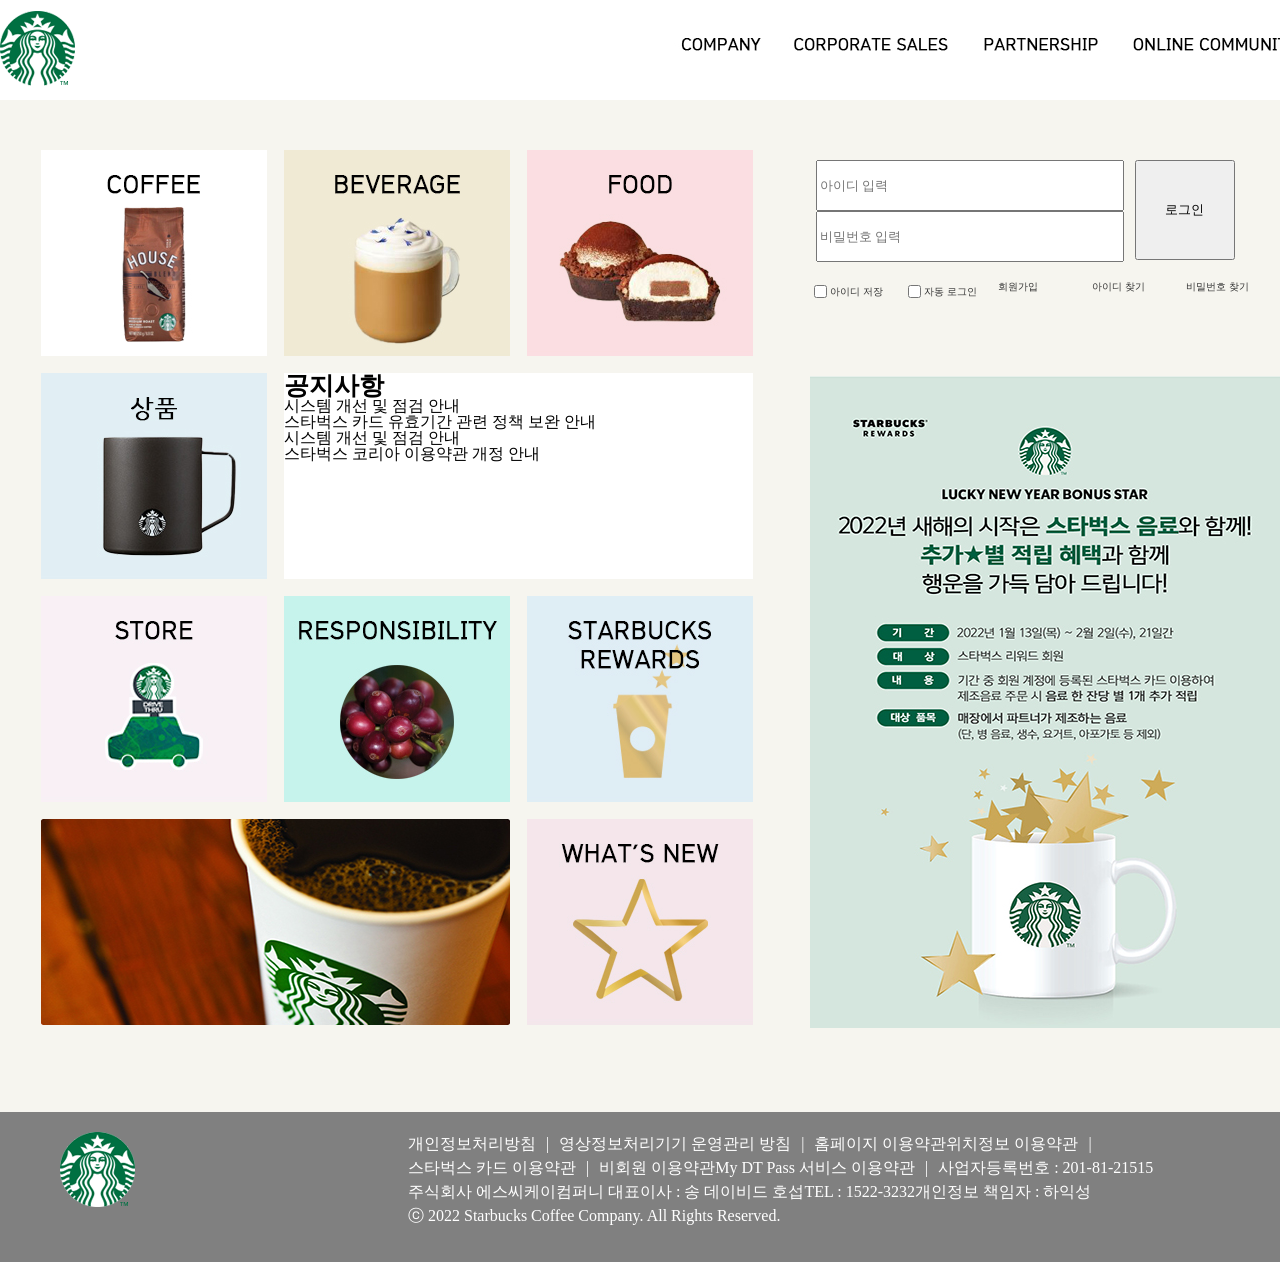
<file: work/0123sratbucks/index.html>
<!DOCTYPE html>
<html lang="en">

<head>
    <meta charset="UTF-8">
    <meta http-equiv="X-UA-Compatible" content="IE=edge">
    <meta name="viewport" content="width=device-width, initial-scale=1.0">
    <title>STARBUCKS</title>
    <link rel="stylesheet" href="../reset.css">
    <link rel="stylesheet" href="./index.css">
</head>

<body>

    <div class="headerinner">
        <header class="flex">
        
                <div class="logo">
                    <img src="./images/logo.png" alt="">
                </div>
                <nav>
                    <ul class="flex">
                        <li><a href="#">company</a></li>
                        <li><a href="#">corporate sales</a></li>
                        <li><a href="#">partnership</a></li>
                        <li><a href="#">online community</a></li>
                    </ul>
                </nav>
        
        </header>
    </div>
    <section>
        <div class="wrap flex">
            <div class="inner main">
                <main>
                    <ul class="flex">
                        <li><a href="#"></a></li>
                        <li><a href="#"></a></li>
                        <li><a href="#"></a></li>
                        <li><a href="#"></a></li>
                        <li class="notice">
                            <ul><h3>공지사항</h3>
                                <li>시스템 개선 및 점검 안내</li>
                                <li>스타벅스 카드 유효기간 관련 정책 보완 안내</li>
                                <li>시스템 개선 및 점검 안내</li>
                                <li>스타벅스 코리아 이용약관 개정 안내</li>
                            </ul>
                        </a></li>
                        <li><a href="#"></a></li>
                        <li><a href="#"></a></li>
                        <li><a href="#"></a></li>
                        <li><a href="#"></a></li>
                        <li><a href="#"></a></li>
        
                    </ul>
        
                    </main>
            </div>
            <div class="inner">
                <aside class="flex">
        
                    <div class="login">
                        <div class="input">
                            <input type="text" placeholder="아이디 입력">
                            <input type="text" placeholder="비밀번호 입력">
                        </div>
                        <input type="submit" value="로그인">
                    </div>
                     <div class="join ">
        
                         <ul class="join flex">
                            <li><a href="#" class="han"><input type="checkbox"> <h4>아이디 저장</h4></a></li>
                            <li><a href="#" class="han"><input type="checkbox"> <h4>자동 로그인</h4></a></li>
                             <li><a href="#"> <h4>회원가입</h4></a></li>
                             <li><a href="#"><h4>아이디 찾기</h4></a></li>
                             <li><a href="#"><h4>비밀번호 찾기</h4></a></li>
                         </ul>
                     </div>
                   <section class="event">
                       <img src="./images/event.jpg" alt="">
                   </section>
        
                </form>
                </aside>
            </div>
        </div>
    </section>
    <footer>
        <div class="footerinner">
            <h1><img src="./images/logo.png" alt=""></h1>
        <div class="copy">
            
        <ul>
            <li>개인정보처리방침<span>|</span></li>
            <li>영상정보처리기기 운영관리 방침<span>|</span></li>
            <li>홈페이지 이용약관</li>
            <li>위치정보 이용약관<span>|</span></li>
            <li>스타벅스 카드 이용약관<span>|</span></li>
            <li>비회원 이용약관</li>
            <li>My DT Pass 서비스 이용약관<span>|</span></li>
            <li>사업자등록번호 : 201-81-21515</li>
            <li>주식회사 에스씨케이컴퍼니 대표이사 : 송 데이비드 호섭</li>
            <li>TEL : 1522-3232</li>
            <li>개인정보 책임자 : 하익성</li>
        </ul>
        <p>ⓒ 2022 Starbucks Coffee Company. All Rights Reserved.</p>
        
        
        </div>
        
        </div>
    </footer>
    








</body>

</html>
</file>
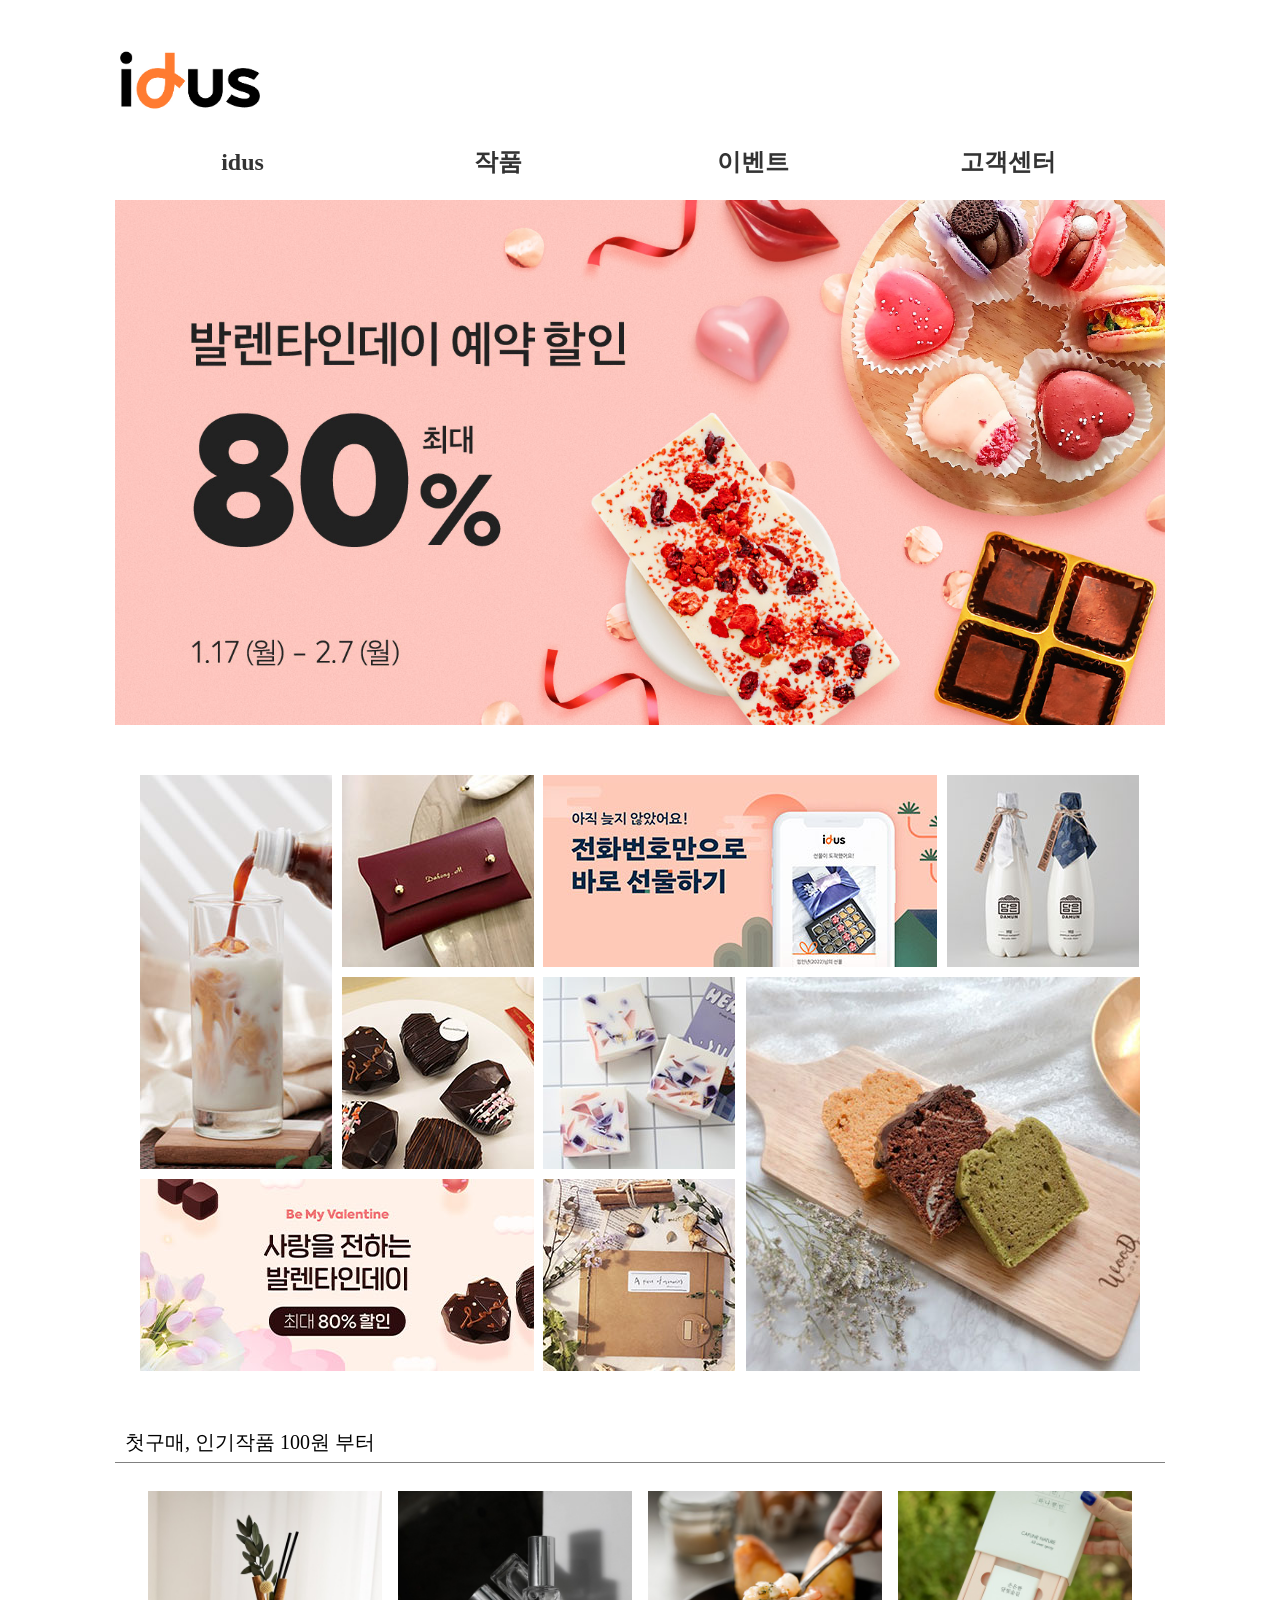
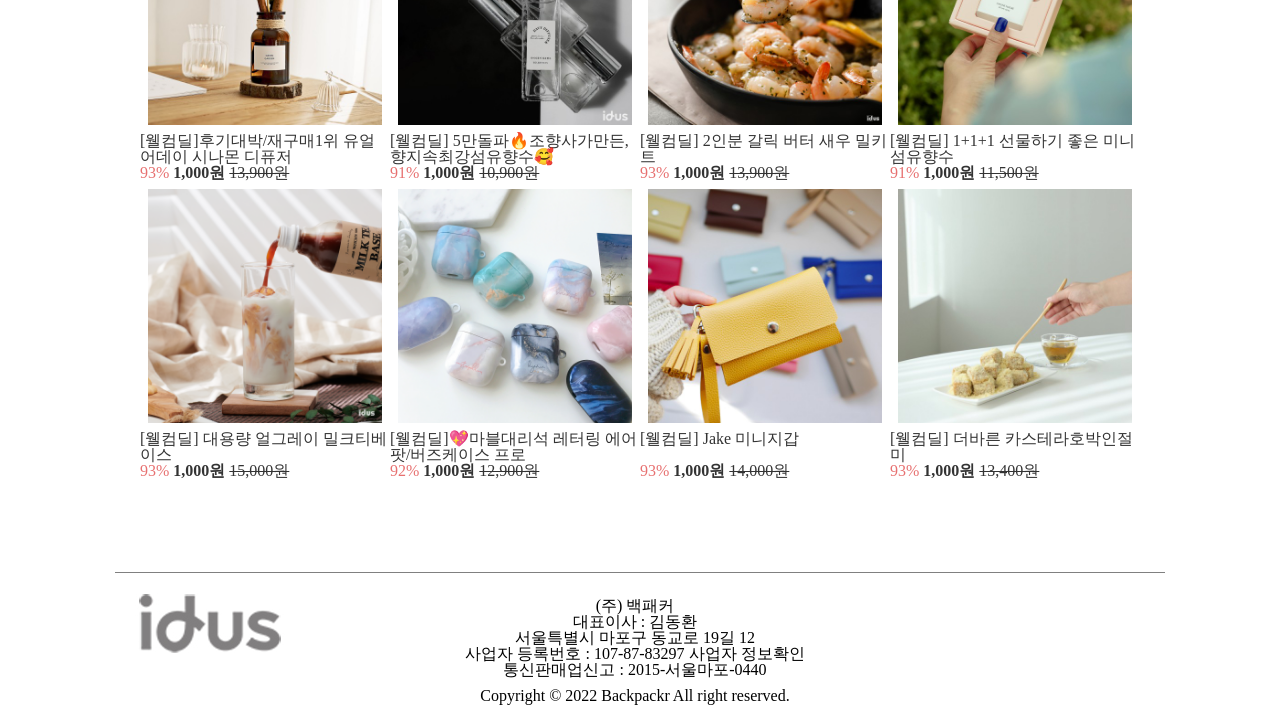
<file: work/0127idus/index.html>
<!DOCTYPE html>
<html lang="en">

<head>
    <meta charset="UTF-8">
    <meta http-equiv="X-UA-Compatible" content="IE=edge">
    <meta name="viewport" content="width=device-width, initial-scale=1.0">
    <title>idus</title>
    <link rel="stylesheet" href="../reset.css">
    <link rel="stylesheet" href="./index.css">
</head>

<body>
    <div class="wrap">
        <header>
            <h1>
                <a href="#"><img src="./img2/iduslogo.jpg" alt=""></a>
            </h1>
            <nav>
                <ul class="flex">
                    <li class="main"><a href="#">idus</a>
                        <ul class="sub">

                            <li><a href="https://idus.com/" target="_blank">home</a></li>
                            <li><a href="https://team.idus.com/" target="_blank">about idus</a></li>


                        </ul>
                    </li>
                    <li class="main"><a href="#">작품</a>
                        <ul class="sub">
                            <li><a href="https://www.idus.com/w/main/today-recommend-product" target="_blank">오늘의 작품</a></li>
                            <li><a href="https://www.idus.com/w/main/popular-category" target="_blank">인기 작품</a></li>
                            <li><a href="https://www.idus.com/w/main/liver-order-product" target="_blank">실시간 구매</a></li>
                        </ul>
                    </li>
                    <li class="main"><a href="#">이벤트</a>
                        <ul class="sub">
                            <li><a href="https://www.idus.com/w/board/event" target="_blank">이벤트</a></li>
                            <li><a href="https://www.idus.com/w/board/notice" target="_blank">공지사항</a></li>


                        </ul>
                    </li>

                    <li class="main"><a href="#">고객센터</a>
                        <ul class="sub">
                            <li><a href="https://idus.com/w/board/faq" target="_blank">자주 묻는 질문</a></li>
                            <li><a href="https://idus.com/w/board/notice/detail?id=76" target="_blank">입점문의</a></li>
                        </ul>
                    </li>
                </ul>
            </nav>

        </header>
        <div class="slidewrap">
            <div class="slide"><a href="https://www.idus.com/w/showroom/2236" target="_blank"><img src="./img2/slide1.jpg" alt=""></a></div>
            <div class="slide"><a href="https://www.idus.com/w/main/artist/weekly/108" target="_blank"><img src="./img2/slide2.jpg" alt=""></a></div>
            <div class="slide"><a href="https://www.idus.com/c/search?word=%EC%9D%B4%EB%B2%A4%ED%8A%B8&keyword_channel=mkt_deeplink" target="_blank"><img src="./img2/slide3.jpg" alt=""></a></div>

        </div>
        <div class="desc">
            <figure class="left1 top1"><a href="https://www.idus.com/w/product/09ecd1a9-c22c-4dc2-bc68-7d6c536fefbc" target="_blank"><img src="./img2/1.jpg" alt=""></a></figure>
            <figure class="left2 top1"><a href="https://www.idus.com/w/product/4438b47d-3a3c-47e9-9e34-ea2881eb731b" target="_blank"><img src="./img2/2.jpg" alt=""></a></figure>
            <figure class="left3 top1"><a href="https://www.idus.com/w/board/notice/detail?id=234" target="_blank"><img src="./img2/3.jpg" alt=""></a></figure>
            <figure class="left5 top1"><a href="https://www.idus.com/w/product/70f1b8b5-09d6-4e31-bc71-036bf6f28040?keyword_channel=user&search_word=%EB%8B%B4%EC%9D%80" target="_blank"><img src="./img2/4.jpg" alt=""></a></figure>
            <figure class="left2 top2"><a href="https://www.idus.com/w/product/e679a3d8-d338-45e3-ab58-80d20eafbbbc" target="_blank"><img src="./img2/5.jpg" alt=""></a></figure>
            <figure class="left3 top2"><a href="https://www.idus.com/w/product/ada4c92d-3144-451a-b5ca-65563c9cb3bc" target="_blank"><img src="./img2/6.jpg" alt=""></a></figure>
            <figure class="left4 top2"><a href="https://www.idus.com/w/product/f9c2c273-a806-4b77-b6db-1c526a323c4c?keyword_channel=user&search_word=%EC%95%8C%EB%A1%9C%EC%95%A4%EB%B8%8C%EC%9D%B4"target="_blank"><img src="./img2/7.jpg" alt=""></a></figure>
            <figure class="left1 top3"><a href="https://www.idus.com/w/event/regular/36b9bef3-da6c-4e37-8820-dc9bf85cee9b#/" target="_blank"><img src="./img2/8.jpg" alt=""></a></figure>
            <figure class="left3 top3"><a href="https://www.idus.com/w/product/2340e7b4-05d2-4d67-9ccd-c583ddb17b8d" target="_blank"><img src="./img2/9.jpg" alt=""></a></figure>



        </div>
        <div class="rec">
            <h2>첫구매, 인기작품 100원 부터</h2>
            <div class="desc2 flex">
                <figure><a href="https://www.idus.com/w/product/fde74e65-ee41-409e-a32c-27458a31872b" target="_blank"><img src="./img2/rec1.jpg" alt="">
                    <h3>
                            [웰컴딜]후기대박/재구매1위 유얼어데이 시나몬 디퓨저 <br>
                            <span class="per">93%</span> <b>1,000원</b> <s>13,900원</s>
                        </h3></a>
                </figure>
                <figure><a href="https://www.idus.com/w/product/ab150eba-8975-4eae-81ff-2ee79caa60e0" target="_blank"><img src="./img2/rec2.jpg" alt="">
                    <h3>
                            [웰컴딜] 5만돌파🔥조향사가만든,향지속최강섬유향수🥰 <br>
                            <span class="per">91%</span> <b>1,000원</b> <s>10,900원</s>
                        </h3></a>
                </figure>
                <figure><a href="https://www.idus.com/w/product/e30e2312-4e0a-43c4-8678-b3a00ae9274f" target="_blank"><img src="./img2/rec3.jpg" alt="">
                    <h3>
                            [웰컴딜] 2인분 갈릭 버터 새우 밀키트 <br>
                            <span class="per">93%</span> <b>1,000원</b> <s>13,900원</s>
                        </h3></a>
                </figure>
                <figure><a href="https://www.idus.com/w/product/7a48f8a4-7706-4d0b-b1cc-6cf6da666615" target="_blank"><img src="./img2/rec4.jpg" alt="">
                    <h3>
                            [웰컴딜] 1+1+1 선물하기 좋은 미니 섬유향수 <br>
                            <span class="per">91%</span> <b>1,000원</b> <s>11,500원</s>
                        </h3></a>
                </figure>
                <figure><a href="https://www.idus.com/w/product/09ecd1a9-c22c-4dc2-bc68-7d6c536fefbc" target="_blank"><img src="./img2/rec5.png" alt="">
                    <h3>
                            [웰컴딜] 대용량 얼그레이 밀크티베이스 <br>
                            <span class="per">93%</span> <b>1,000원</b> <s>15,000원</s>
                        </h3></a>
                </figure>
                <figure><a href="https://www.idus.com/w/product/c81874d3-20b9-4ff8-a754-533742e59005" target="_blank"><img src="./img2/rec6.png" alt="">
                    <h3>
                            [웰컴딜]💖마블대리석 레터링 에어팟/버즈케이스 프로 <br>
                            <span class="per">92%</span> <b>1,000원</b> <s>12,900원</s>
                        </h3></a>
                </figure>
                <figure><a href="https://www.idus.com/w/product/72d7ed2b-79d9-49a5-905b-0c212b9041e2" target="_blank"><img src="./img2/rec7.jpg" alt="">
                    <h3>
                            [웰컴딜] Jake 미니지갑 <br> <br>
                            <span class="per">93%</span> <b>1,000원</b> <s>14,000원</s>
                        </h3></a>
                </figure>
                <figure><a href="https://www.idus.com/w/product/1114c550-9465-4ee8-81fb-f6b3d0d55e4a" target="_blank"><img src="./img2/rec8.jpg" alt="">
                    <h3>
                            [웰컴딜] 더바른 카스테라호박인절미 <br>
                            <span class="per">93%</span> <b>1,000원</b> <s>13,400원</s>
                        </h3></a>
                </figure>
            </div>
        </div>

<footer class="flex">
        <h2><a href="#"><img src="./img2/footerlogo.jpg" alt=""></a></h2>
        <div class="copyright">
            <ul>
                <li>(주) 백패커</li>
                <li>대표이사 : 김동환</li>
                <li>서울특별시 마포구 동교로 19길 12</li>
                <li>사업자 등록번호 : 107-87-83297 사업자 정보확인</li>
                <li>통신판매업신고 : 2015-서울마포-0440</li>
            </ul>
            <p>Copyright © 2022 Backpackr All right reserved.</p>
        </div>
    </footer>


    </div>

    
    <script src="../js/jquery-3.6.0.js"></script>
    <script src="./index.js"></script>


</body>

</html>
</file>
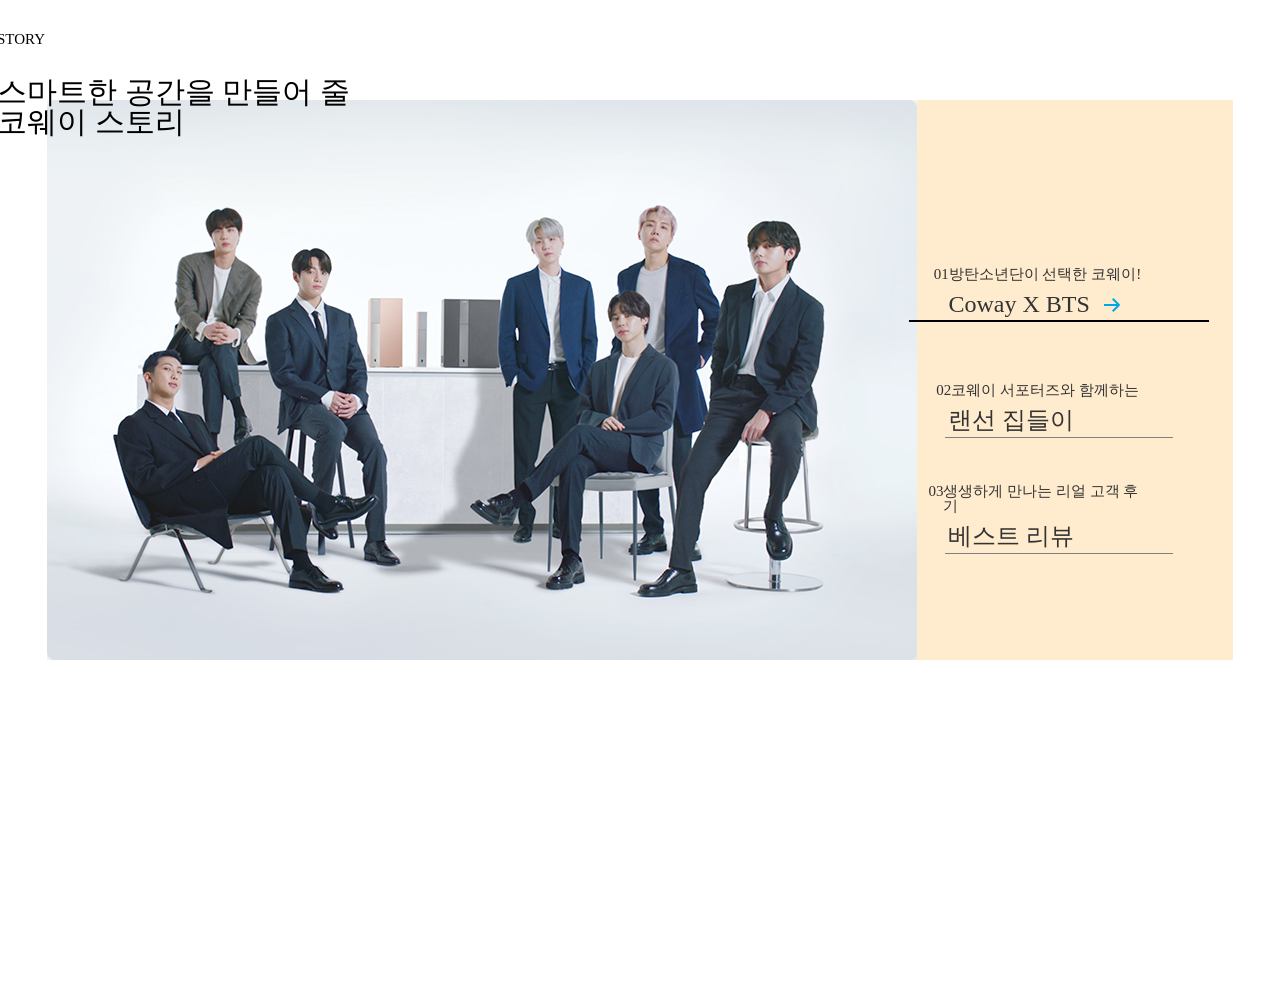
<file: work/0128coway/index.html>
<!DOCTYPE html>
<html lang="en">
<head>
    <meta charset="UTF-8">
    <meta http-equiv="X-UA-Compatible" content="IE=edge">
    <meta name="viewport" content="width=device-width, initial-scale=1.0">
    <title>Document</title>
    <link rel="stylesheet" href="../reset.css">
    <link rel="stylesheet" href="./index.css">
    <!-- https://www.coway.com/ -->
</head>
<body>

<section id="sect1">
<h2><b>STORY</b> <br>
        스마트한 공간을 만들어 줄 <br>
        코웨이 스토리
    </h2>
<div class="boardinner flex">
    
    <div class="col1">
        <ul class="bg">
            <li id="01"><img src="./img/main_story_bg1.jpg" alt=""></li>
            <li id="02"><img src="./img/main_story_bg2.jpg" alt=""></li>
            <li id="03"><img src="./img/main_story_bg3.jpg" alt=""></li>
        </ul>
    </div>
    
    <div class="col2">
        <ul class="menu">
            <li><a href="#01" class="on">
                <div class="txt1"><b>01</b> <p>방탄소년단이 선택한 코웨이!</p></div> 
                    <div class="txt2"><span class="title on">Coway X BTS</span></div>
            </a>
        <span class="underline on"></span>
        </li>
            <li><a href="#02">
                <div class="txt1"><b>02</b> <p>코웨이 서포터즈와 함께하는</p></div> 
                    <div class="txt2"><span class="title">랜선 집들이</span></div>
            </a>
            <span class="underline"></span></li>
            <li><a href="#03">
                <div class="txt1"><b>03</b> <p>생생하게 만나는 리얼 고객 후기</p></div>
                    <div class="txt2"><span class="title">베스트 리뷰</span></div>
            </a>
            <span class="underline"></span></li>
        </ul>
    </div>
</div>
</section>
    



    <script src="../js/jquery-3.6.0.js"></script>
    <script src="./index.js"></script>
</body>
</html>
</file>
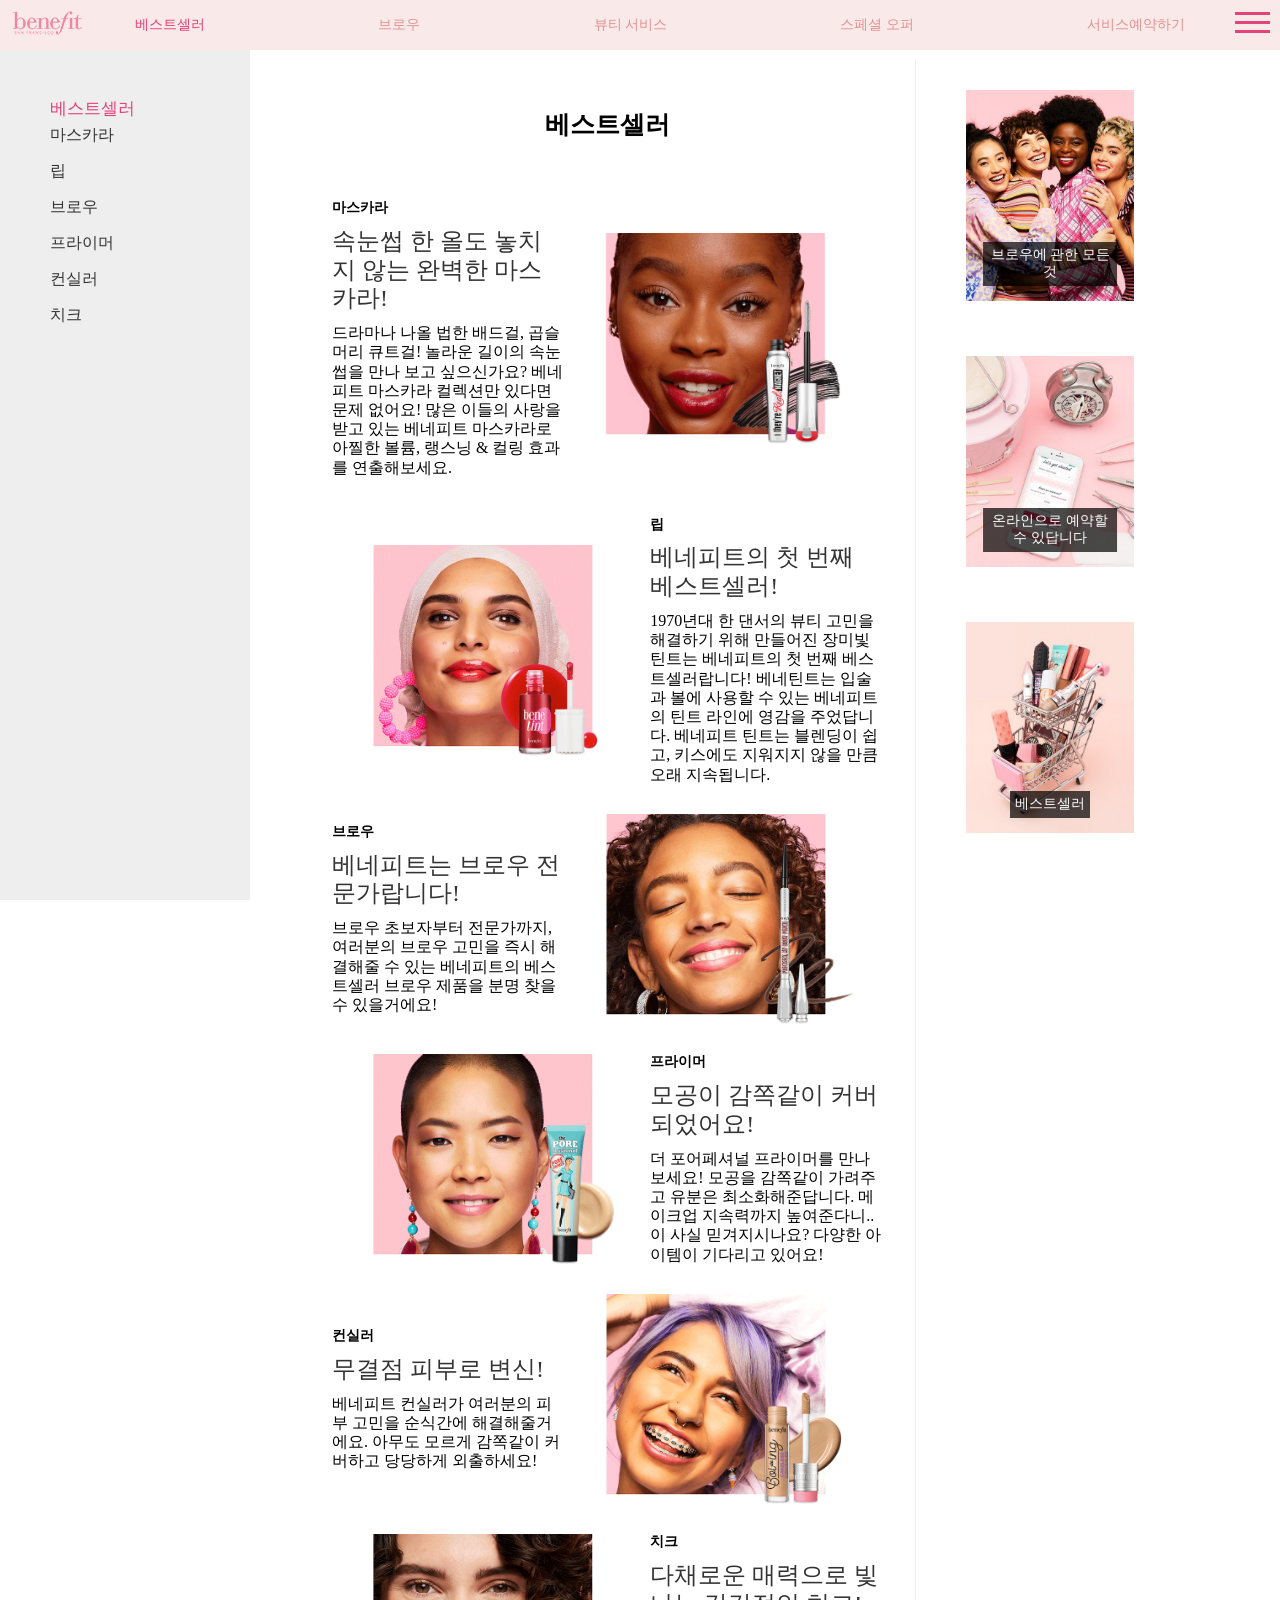
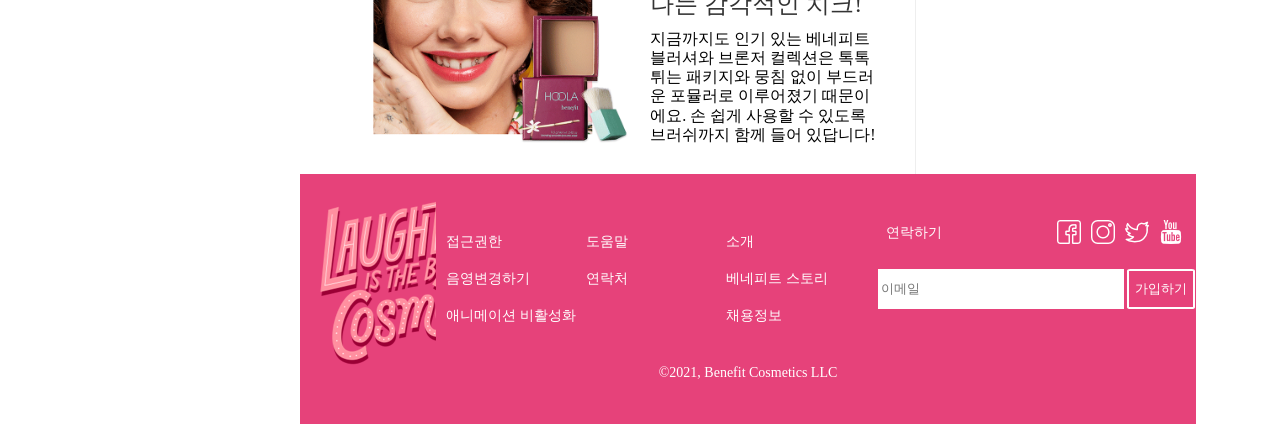
<file: work/0203benefit/index.html>
<!DOCTYPE html>
<html lang="en">

<head>
    <meta charset="UTF-8">
    <meta http-equiv="X-UA-Compatible" content="IE=edge">
    <meta name="viewport" content="width=device-width, initial-scale=1.0">
    <title>Benefit</title>
    <link rel="stylesheet" href="../reset.css">
    <link rel="stylesheet" href="./index.css">

</head>

<body>
    <header>
        <h1><img src="./img/Benefit_Cosmetics_logo.png" alt=""></h1>
        <ul class="gnb">
            <li><a href="#" class="on">베스트셀러</a></li>
            <li><a href="#">브로우</a></li>
            <li><a href="#">뷰티 서비스</a></li>
            <li><a href="#">스페셜 오퍼</a></li>
            <li><a href="#">서비스예약하기</a></li>
        </ul>
        <div class="bar">
            <div class="bar1"></div>
            <div class="bar2"></div>
            <div class="bar3"></div>
        </div>

    </header>



    <div class="wrap">
        <div class="content">
            <main>
                <h1>베스트셀러</h1>
                <article>
                    <figure><img src="./img/Benefit Cosmetics Bestsellers Mascaras model and product.gif" alt="">
                        <figcaption>
                            <h3>마스카라</h3>

                            <b>속눈썹 한 올도 놓치지 않는 완벽한 마스카라!</b>
                            <p>드라마나 나올 법한 배드걸, 곱슬 머리 큐트걸! 놀라운 길이의 속눈썹을 만나 보고 싶으신가요? 베네피트 마스카라 컬렉션만 있다면 문제 없어요! 많은 이들의
                                사랑을 받고 있는 베네피트 마스카라로 아찔한 볼륨, 랭스닝 & 컬링 효과를 연출해보세요.
                            </p>
                        </figcaption>
                    </figure>
                </article>
                <article>
                    <figure><img src="./img/Benefit Cosmetics Bestsellers Tints model and product.gif" alt="">
                        <figcaption>
                            <h3>립</h3>

                            <b>베네피트의 첫 번째 베스트셀러!</b>
                            <p>1970년대 한 댄서의 뷰티 고민을 해결하기 위해 만들어진 장미빛 틴트는 베네피트의 첫 번째 베스트셀러랍니다! 베네틴트는 입술과 볼에 사용할 수 있는 베네피트의
                                틴트 라인에 영감을 주었답니다. 베네피트 틴트는 블렌딩이 쉽고, 키스에도 지워지지 않을 만큼 오래 지속됩니다.
                            </p>
                        </figcaption>
                    </figure>
                </article>
                <article>
                    <figure><img src="./img/Benefit Cosmetics Bestsellers Brows model and product.gif" alt="">
                        <figcaption>
                            <h3>브로우</h3>

                            <b>베네피트는 브로우 전문가랍니다!</b>
                            <p>브로우 초보자부터 전문가까지, 여러분의 브로우 고민을 즉시 해결해줄 수 있는 베네피트의 베스트셀러 브로우 제품을 분명 찾을 수 있을거에요!
                            </p>
                        </figcaption>
                    </figure>
                </article>
                <article>
                    <figure><img src="./img/Benefit Cosmetics Bestsellers Primers model and product.gif" alt="">
                        <figcaption>
                            <h3>프라이머</h3>

                            <b>모공이 감쪽같이 커버되었어요!</b>
                            <p>더 포어페셔널 프라이머를 만나보세요! 모공을 감쪽같이 가려주고 유분은 최소화해준답니다. 메이크업 지속력까지 높여준다니.. 이 사실 믿겨지시나요? 다양한 아이템이
                                기다리고 있어요!

                            </p>
                        </figcaption>
                    </figure>
                </article>
                <article>
                    <figure><img src="./img/Benefit Cosmetics Bestsellers Concealers model and product.gif" alt="">
                        <figcaption>
                            <h3>컨실러</h3>

                            <b>무결점 피부로 변신!</b>
                            <p>베네피트 컨실러가 여러분의 피부 고민을 순식간에 해결해줄거에요. 아무도 모르게 감쪽같이 커버하고 당당하게 외출하세요!
                            </p>
                        </figcaption>
                    </figure>
                </article>
                <article>
                    <figure><img src="./img/Benefit Cosmetics Bestsellers Box of Powders model.gif" alt="">
                        <figcaption>
                            <h3>치크</h3>

                            <b>다채로운 매력으로 빛나는 감각적인 치크!</b>
                            <p>지금까지도 인기 있는 베네피트 블러셔와 브론저 컬렉션은 톡톡 튀는 패키지와 뭉침 없이 부드러운 포뮬러로 이루어졌기 때문이에요. 손 쉽게 사용할 수 있도록
                                브러쉬까지 함께 들어 있답니다!
                            </p>
                        </figcaption>
                    </figure>
                </article>

            </main>
            <aside>
                <figure><img src="./img/ad1.jpg" alt="">
                    <figcaption>
                        <p>브로우에 관한 모든 것 </p>

                    </figcaption>
                </figure>
                <figure><img src="./img/ad2.jpg" alt="">
                    <figcaption>
                        <p>온라인으로 예약할수 있답니다
                        </p>

                    </figcaption>
                </figure>
                <figure><img src="./img/ad3.jpg" alt="">
                    <figcaption>
                        <p>베스트셀러 <br>
                        </p>

                    </figcaption>
                </figure>

        </div>
        <footer>
            <div class="footer1">
                <div class="footerlogo"></div>
                <div class="footernav">
                    <ul>
                        <li>접근권한
                            <ul>
                                <li><a href="#">음영변경하기</a>
                                </li>
                                <li><a href="#">애니메이션 비활성화</a></li>
                            </ul>
                        </li>
                        <li>도움말
                            <ul>
                                <li><a href="#">연락처</a>
                                </li>
                            </ul>
                        </li>
                        <li>소개
                            <ul>
                                <li><a href="#">베네피트 스토리</a>
                                </li>
                                <li><a href="#">채용정보</a></li>
                            </ul>
                        </li>
                    </ul>
                </div>
                <div class="sns">
                    <h2>연락하기</h2>
                    <ul>
                        <li><a href="#"><img src="./img/facebook.png" alt=""></a></li>
                        <li><a href="#"><img src="./img/instagram.png" alt=""></a></li>
                        <li><a href="#"><img src="./img/twitter.png" alt=""></a></li>
                        <li><a href="#"><img src="./img/youtube-logotype.png" alt=""></a></li>
                    </ul>
                    <div class="input">
                        <input type="text"placeholder="이메일"><input type="submit" value="가입하기"></div>
                
                </div>
            </div>
            <p>©2021, Benefit Cosmetics LLC</p>
        </footer>
    </div>
    <nav>
        <h2>베스트셀러</h2>
        <ul>
            <li><a href="#">마스카라</a></li>
            <li><a href="#">립</a></li>
            <li><a href="#">브로우</a></li>
            <li><a href="#">프라이머</a></li>
            <li><a href="#">컨실러</a></li>
            <li><a href="#">치크</a></li>
        </ul>

    </nav>
    <div class="dim"></div>
    <script src="../js/jquery-3.6.0.js"></script>
    <script src="./index.js"></script>

</body>

</html>
</file>
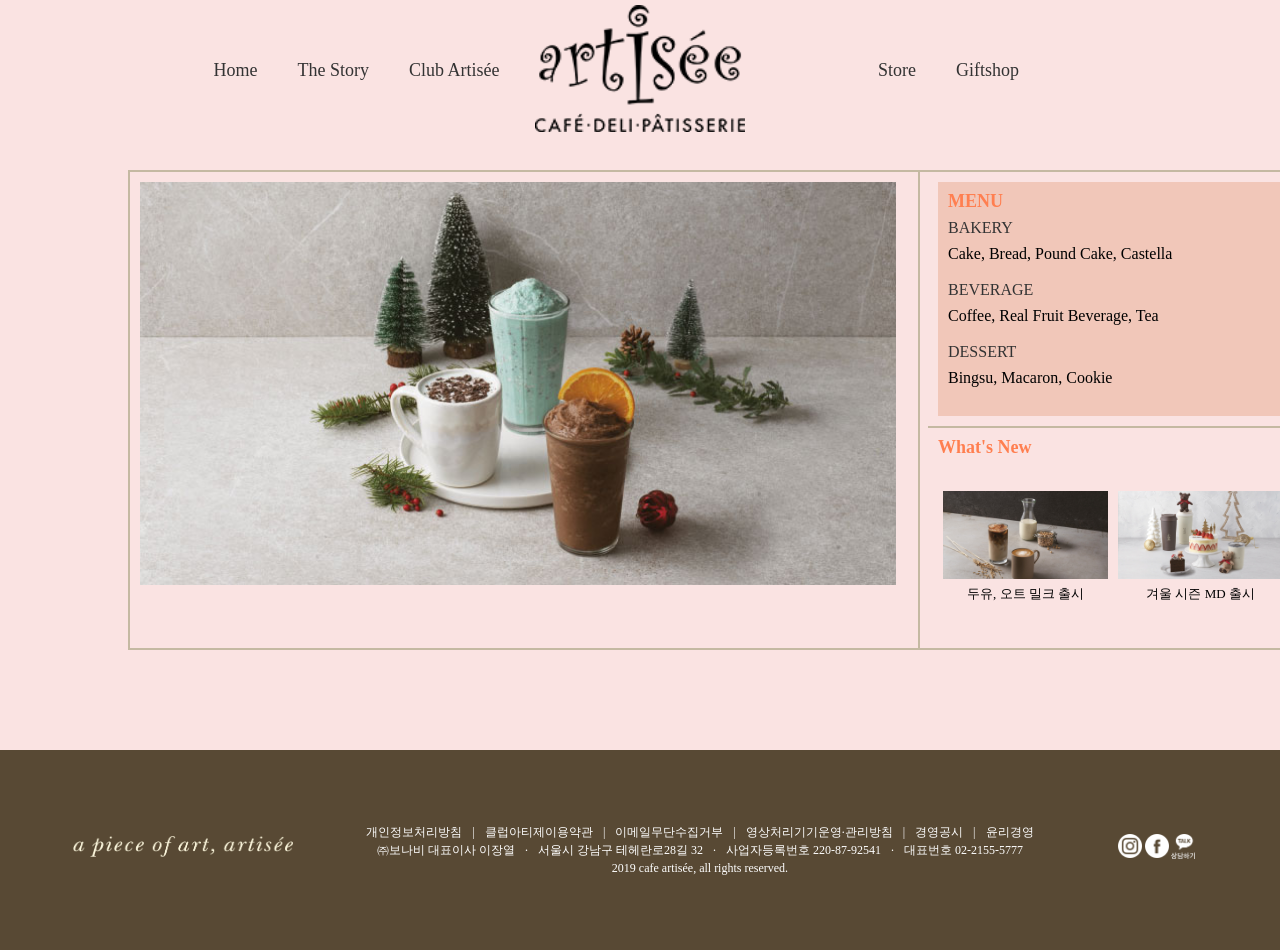
<file: work/0204artisee/index.html>
<!DOCTYPE html>
<html lang="en">

<head>
    <meta charset="UTF-8">
    <meta http-equiv="X-UA-Compatible" content="IE=edge">
    <meta name="viewport" content="width=device-width, initial-scale=1.0">
    <title>artisee</title>
    <link rel="stylesheet" href="../reset.css">
    <link rel="stylesheet" href="./index.css">
    <!-- http://brownscourt.com/ -->
</head>

<body>
    <div class="wrap">
        <header>
            <nav class="nav1">
                <ul>
                    <li><a href="#">Home</a></li>
                    <li><a href="#">The Story</a></li>
                    <li><a href="#">Club Artisée</a></li>
                </ul>
            </nav>
            <h1><img src="./img/logo.png" alt=" 로고"></h1>
            <nav class="nav2">
                <ul>
                    <li><a href="#">Store</a></li>
                    <li><a href="#">Giftshop</a></li>
                </ul>
            </nav>
        </header>
        <div class="content">
            <div class="slidewrap">
                <div class="slide">
                    <img src="./img/slide1.jpg" alt="">
                </div>
                <div class="slide">
                    <img src="./img/slide2.jpg" alt="">
                </div>
                <div class="slide">
                    <img src="./img/slide3.jpg" alt="">
                </div>
            </div>


            <div class="col1">

                <div class="menu">
                    <h2>MENU</h2>
                    <ul>
                        <li class="main"><a href="">BAKERY</a>
                            <ul>
                                <li>Cake, Bread, Pound Cake, Castella</li>
                            </ul>
                        </li>
                        <li class="main"><a href="">BEVERAGE</a>
                            <ul>
                                <li>Coffee, Real Fruit Beverage, Tea</li>
                            </ul>
                        </li>
                        <li class="main"><a href="">DESSERT</a>
                            <ul>
                                <li>Bingsu, Macaron, Cookie</li>
                            </ul>
                        </li>
                    </ul>
                </div>
            </div>


            <div class="col2">

                <div class="new">
                    <h2>What's New</h2>
                    <ul>
                        <li><a href="#"><img src="./img/new (1).jpg" alt=""></a>
                            <p>두유, 오트 밀크 출시</p>
                        </li>
                        <li><a href="#"><img src="./img/new (2).jpg" alt=""></a>
                            <p>겨울 시즌 MD 출시</p>
                        </li>
                    </ul>
                </div>
            </div>





        </div>

    </div>
    <footer>
        <h1><img src="./img/footerlogo.png" alt=""></h1>
        <div class="ft">
            <ul>
                <li><a href="#">개인정보처리방침<span>|</span></a></li>
                <li><a href="#">클럽아티제이용약관<span>|</span></a></li>
                <li><a href="#">이메일무단수집거부<span>|</span></a></li>
                <li><a href="#">영상처리기기운영·관리방침<span>|</span></a></li>
                <li><a href="#">경영공시<span>|</span></a></li>
                <li><a href="#">윤리경영</a></li>
            </ul>
            <ul class="bnb">
                <li>㈜보나비 대표이사 이장열 <span>·</span></li>
                <li>서울시 강남구 테헤란로28길 32 <span>·</span></li>
                <li>사업자등록번호 220-87-92541<span>·</span></li>
                <li>대표번호 02-2155-5777</li>
            </ul>
            <p>2019 cafe artisée, all rights reserved.</p>
        </div>
        <ul class="sns">
            <li><a href="#"><img src="./img/insta.png" alt=""></a></li>
            <li><a href="#"><img src="./img/face.png" alt=""></a></li>
            <li><a href="#"><img src="./img/kakao.png" alt=""></a></li>
        </ul>
    </footer>
    <script src="../js/jquery-3.6.0.js"></script>
    <script src="./index.js"></script>
</body>

</html>
</file>
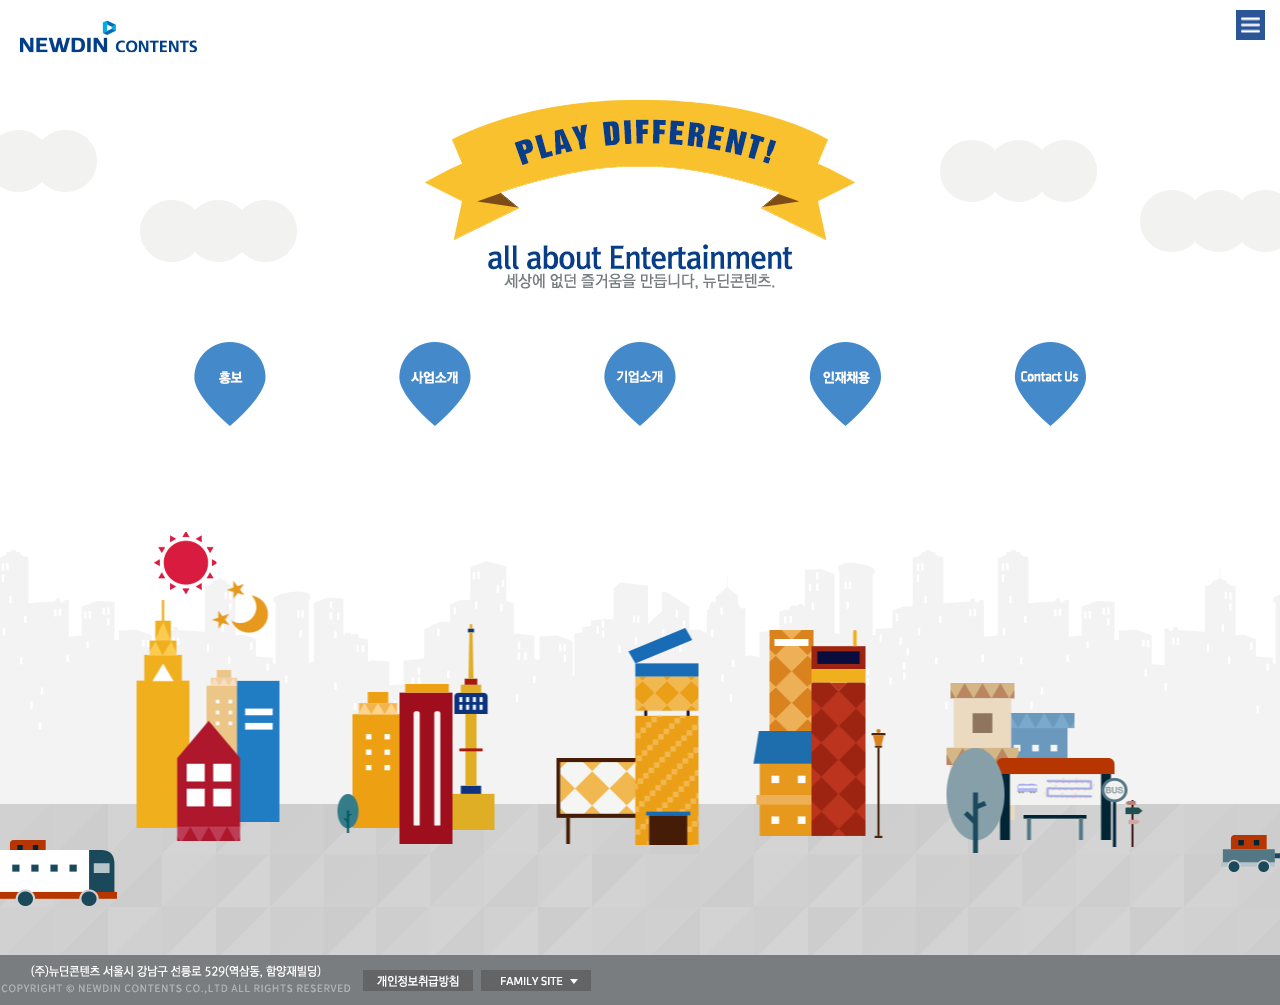
<file: work/0208/index.html>
<!DOCTYPE html>
<html lang="en">

<head>
    <meta charset="UTF-8">
    <meta http-equiv="X-UA-Compatible" content="IE=edge">
    <meta name="viewport" content="width=device-width, initial-scale=1.0">
    <title>Newdin</title>
    <link rel="stylesheet" href="../reset.css">
    <link rel="stylesheet" href="./index.css">
    <!-- http://5959mungmung2.co.kr/web/Site/newdin/ -->
    <!-- https://www.w3schools.com/css/css3_backgrounds.asp -->
</head>

<body>
    <span class="cloud cloud1"><img src="./img/cloud.gif" alt=""></span>
    <span class="cloud cloud2"><img src="./img/cloud.gif" alt=""></span>
    <span class="cloud cloud3"><img src="./img/cloud.gif" alt=""></span>
    <span class="cloud cloud4"><img src="./img/cloud.gif" alt=""></span>

    <header>
        <h1 class="logo">
            <img src="./img/로고.gif" alt="">

        </h1> <a href="" class="bar"></a>
    </header>

    <section>
        <h2>
            <ul class="txt">
                <li><img src="./img/mainTxt01.png" alt=""></li>
                <li><img src="./img/mainTxt02.png" alt=""></li>
                <li><img src="./img/mainTxt03.png" alt=""></li>
            </ul>
        </h2>
    </section>


    <nav>
        <ul>
            <li><a href="#"><img src="./img/홍보.png" alt=""></a></li>
            <li><a href="#"><img src="./img/사업소개.png" alt=""></a></li>
            <li><a href="#"><img src="./img/기업소개.png" alt=""></a></li>
            <li><a href="#"><img src="./img/인재채용.png" alt=""></a></li>
            <li><a href="#"><img src="./img/contact us.png" alt=""></a></li>
        </ul>
    </nav>
    <main>

        <figure>
            <span class="bd1-1">해</span>
            <span class="bd1-2">별</span>
            <span class="bd1-3">별</span>
            <span class="bd1-4">달</span>
            <span class="bd1-5">노랑</span>
            <span class="bd1-6">빨강</span>
            <span class="bd1-7">파랑</span>
            <span class="bd1-8">노랑</span>

        </figure>

        <figure>
            <span class="bd2-1">나무</span>
            <span class="bd2-2">노랑</span>
            <span class="bd2-3">노랑</span>
            <span class="bd2-4">빨강</span>


        </figure>

        <figure>
            <span class="bd3-1">간판</span>
            <span class="bd3-2">노랑</span>

        </figure>

        <figure>
            <span class="bd4-1">노랑</span>
            <span class="bd4-2">빨강</span>
            <span class="bd4-3">노랑</span>
            <span class="bd4-4">가로등</span>

        </figure>

        <figure>
            <span class="bd5-1">노랑</span>
            <span class="bd5-2">파랑</span>
            <span class="bd5-3">빨강</span>
            <span class="bd5-4">나무</span>
            <span class="bd5-5">표지판</span>

        </figure>

    </main>

    <footer>
<h2><img src="./img/(주)뉴딘콘텐츠 서울시 강남구 선르로 529(역삼동_ 함양재빌딩).gif" alt=""></h2>
<img src="./img/privacy.gif" alt="">   
</footer>

    <span class="bus"><img src="./img/버스.png" alt=""> </span>
    <span class="taxi1"><img src="./img/자동차01.png" alt=""> </span>
    <span class="taxi2"><img src="./img/자동차01.png" alt=""> </span>

</body>

</html>
</file>
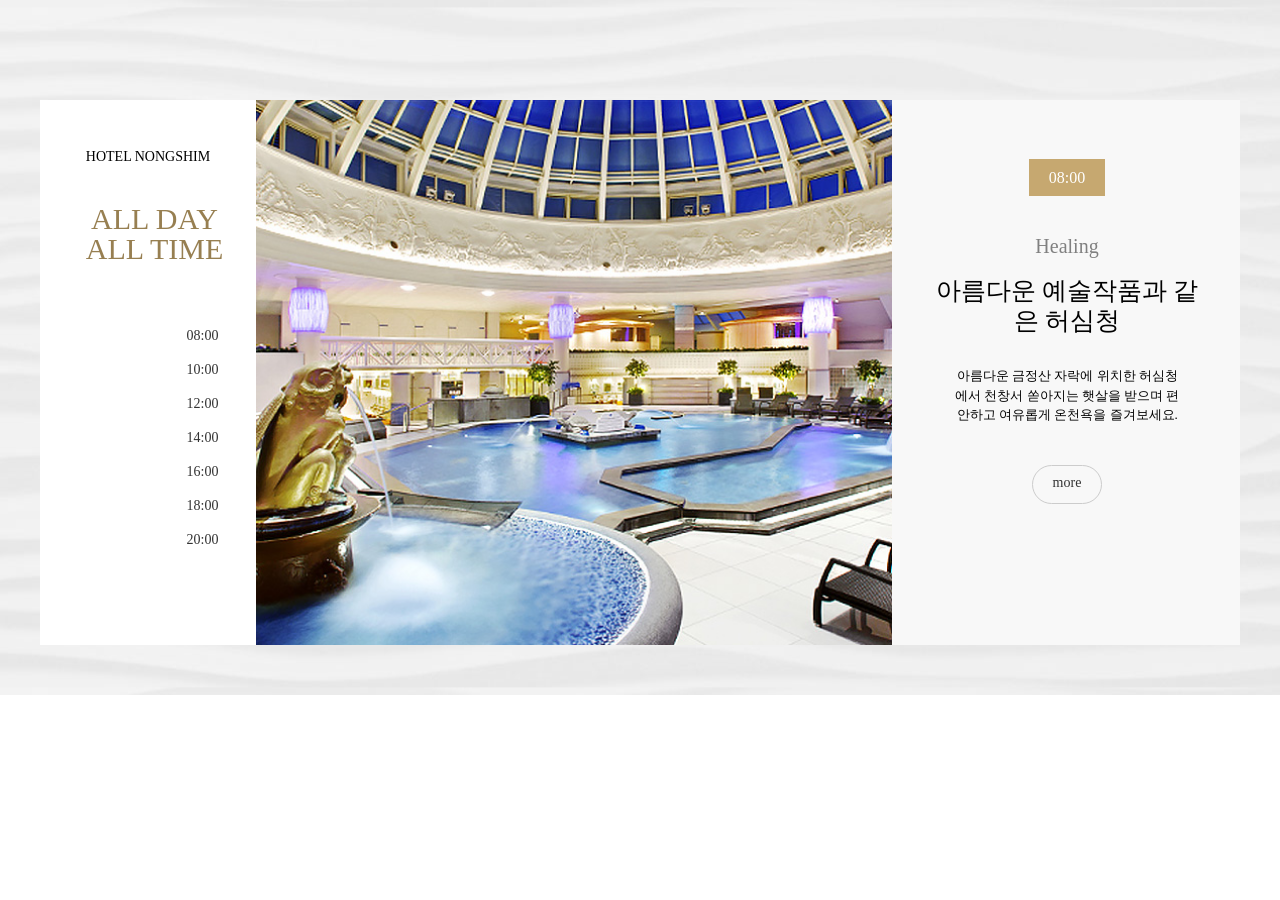
<file: work/0216hotelnongshim/index.html>
<!DOCTYPE html>
<html lang="en">

<head>
        <meta charset="UTF-8">
        <meta http-equiv="X-UA-Compatible" content="IE=edge">
        <meta name="viewport" content="width=device-width, initial-scale=1.0">
        <title>Document</title>
        <link rel="stylesheet" href="../reset.css">
        <link rel="stylesheet" href="./index.css">
</head>

<body>
        <section>
                <div class="timetable">
                        <nav>
                                <h2>HOTEL NONGSHIM</h2>
                                <h3>ALL DAY ALL TIME</h3>

                                <ul>
                                        <li><a href="#01" class="on">08:00</a></li>
                                        <li><a href="#02">10:00</a></li>
                                        <li><a href="#03">12:00</a></li>
                                        <li><a href="#04">14:00</a></li>
                                        <li><a href="#05">16:00</a></li>
                                        <li><a href="#06">18:00</a></li>
                                        <li><a href="#07">20:00</a></li>
                                </ul>
                        </nav>
                        <div class="slidewrap">
                                <div class="slide on" id="01"><img src="./img/time_img01.jpg" alt=""></div>
                                <div class="slide" id="02"><img src="./img/time_img03.jpg" alt=""></div>
                                <div class="slide" id="03"><img src="./img/time_img04.jpg" alt=""></div>
                                <div class="slide" id="04"><img src="./img/time_img05.jpg" alt=""></div>
                                <div class="slide" id="05"><img src="./img/time_img02.jpg" alt=""></div>
                                <div class="slide" id="06"><img src="./img/time_img06.jpg" alt=""></div>
                                <div class="slide" id="07"><img src="./img/time_img07.jpg" alt=""></div>

                        </div>
                        <div class="content">

                                <article class="det on" id="01">
                                        <span class="time">08:00</span>
                                        <h3>Healing</h3>
                                        <h2>아름다운 예술작품과 같은 허심청</h2>
                                        <p>아름다운 금정산 자락에 위치한 허심청에서 천창서 쏟아지는 햇살을 받으며 편안하고 여유롭게 온천욕을 즐겨보세요.</p>
                                        <a href="#">more</a>

                                </article>
                                <article class="det" id="02">
                                        <span class="time">10:00</span>
                                        <h3>Leisurely</h3>
                                        <h2>안락한 객실에서 즐기는 여유</h2>
                                        <p>
                                                쾌적하고 편안한 분위기의 객실에서
                                                여유로운 휴식을 즐겨보세요.
                                        </p><a href="#">more</a>

                                </article>
                                <article class="det" id="03">
                                        <span class="time">12:00</span>
                                        <h3>Dining</h3>
                                        <h2>고즈넉한 내당에서 한끼 식사</h2>
                                        <p>역사와 전통의 멋이 녹아있는 내당에서 귀빈과 함께하는 한끼 식사를 즐겨 보세요.</p><a href="#">more</a>

                                </article>
                                <article class="det" id="04">
                                        <span class="time">14:00</span>
                                        <h3>Dining</h3>
                                        <h2>드넓은 창으로 쏟아지는 햇살 가득한 라운지</h2>
                                        <p>커피, 생과일주스, 수제 건강차, 와인, 맥주 등 다양한 음료와 호텔 베이커리 제과류 등 여유롭게 즐길 수 있습니다.</p>
                                        <a href="#">more</a>

                                </article>
                                <article class="det" id="05">
                                        <span class="time">16:00</span>
                                        <h3>Facilities</h3>
                                        <h2>활기찬 에너지를 되찾는 휘트니스센터</h2>
                                        <p>최신 시설과 전문 트레이너의 1:1 맞춤 트레이닝 뿐만 아니라 허심청 온천과 연계한 서비스를 함께 누리실 수 있는
                                                휘트니스센터입니다.
                                        </p><a href="#">more</a>

                                </article>
                                <article class="det" id="06">
                                        <span class="time">18:00</span>
                                        <h3>Dining</h3>
                                        <h2>가장 아름다운 레스토랑 ‘리스또란떼’</h2>
                                                <p>
                                         쉐프의 정성이 가득한 메뉴와 소믈리에가 엄선한 이탈리안 와인의 완벽한 마리아주를 경험하실 수 있습니다.</p><a
                                                href="#">more</a>

                                </article>
                                <article class="det" id="07">
                                        <span class="time">20:00</span>
                                        <h3>Bar</h3>
                                        <h2>라이브로 즐기는 더 바</h2>
                                        <p>
                                                캐주얼한 모임에서 중후한 비즈니스 모임까지 모두 즐길 수 있는 도심형 사교 공간입니다. <br>
                                                필리핀 밴드의 라이브 공연과 다양한 중소형 가라오케룸이 마련되어 있습니다.
                                        </p><a href="#">more</a>

                                </article>



                        </div>
                </div>

        </section>
        <footer>

        </footer>
        <script src="../js/jquery-3.6.0.js"></script>
        <script src="./index.js"></script>
</body>

</html>
</file>
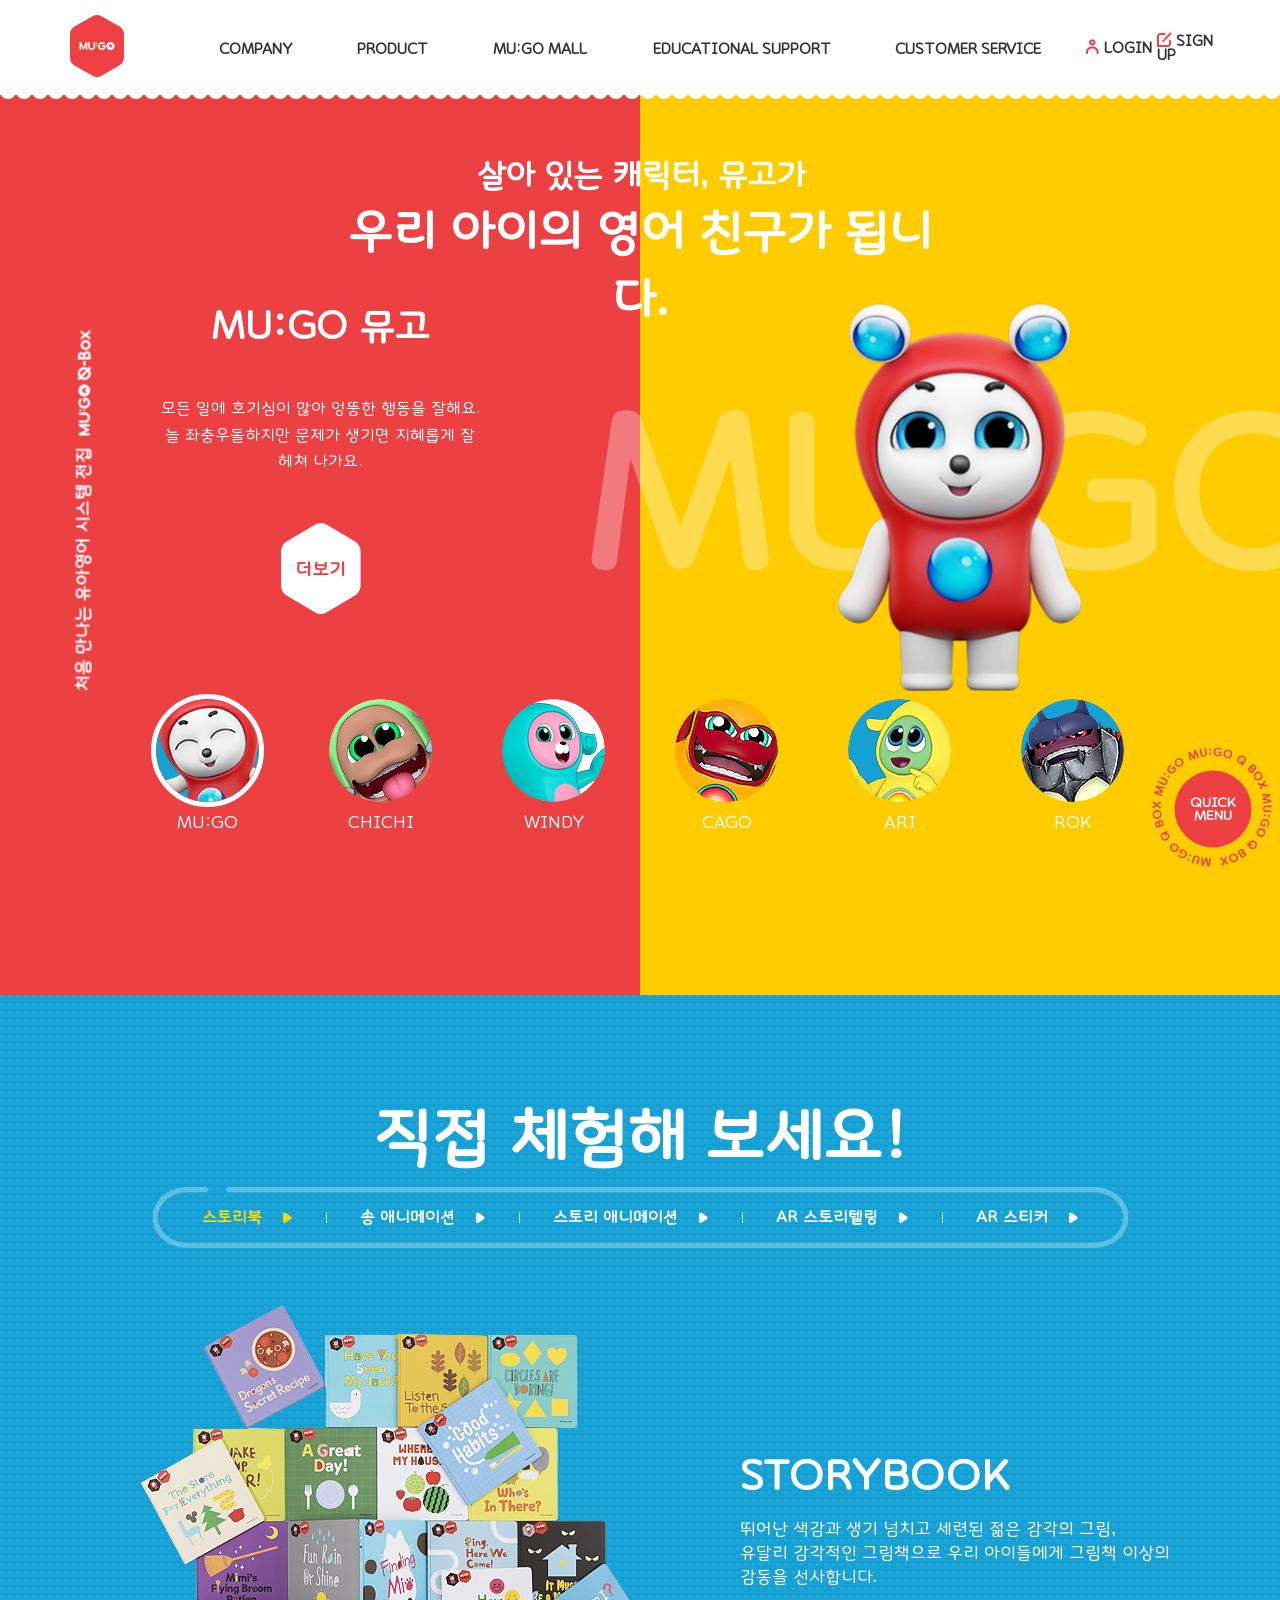
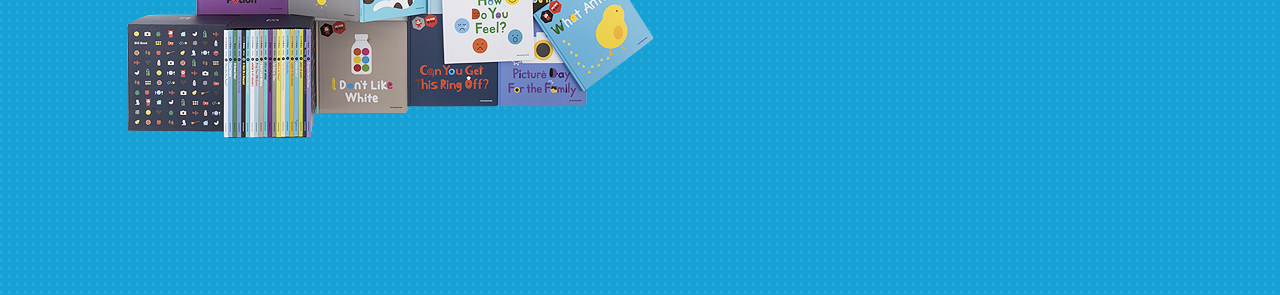
<file: work/0217mugobox/index.html>
<!DOCTYPE html>
<html lang="en">

<head>
  <meta charset="UTF-8">
  <meta http-equiv="X-UA-Compatible" content="IE=edge">
  <meta name="viewport" content="width=device-width, initial-scale=1.0">
  <title>뮤고박스</title>
  <link rel="stylesheet" href="https://cdnjs.cloudflare.com/ajax/libs/font-awesome/4.7.0/css/font-awesome.min.css">
  <link rel="stylesheet" href="../reset.css">
  <link rel="stylesheet" href="./index.css">

</head>

<body>
  <div class="wrap">
    <h2 class="fix">처음 만나는 유아영어 시스템 전집 <span class="mugofont"></span></h2>
    <div class="list">
      <ul>
        <li class="on"><a href="#art1"><img src="./img/friend-mugo-thumb.png" alt=""></a><b>MU:GO</b></li>
        <li><a href="#art2"><img src="./img/friend-chichi-thumb.png" alt=""></a><b>CHICHI</b></li>
        <li><a href="#art3"><img src="./img/friend-windy-thumb.png" alt=""></a><b>WINDY</b></li>
        <li><a href="#art4"><img src="./img/friend-cago-thumb.png" alt=""></a><b>CAGO</b></li>
        <li><a href="#art5"><img src="./img/friend-ari-thumb.png" alt=""></a><b>ARI</b></li>
        <li><a href="#art6"><img src="./img/friend-rok-thumb.png" alt=""></a><b>ROK</b></li>
      </ul>
    </div>
    <div class="rb">
      <div class="quick">
        <img src="./img/MU_GO Q BOX 라인.png" alt="" class="ani">
        <div class="qm">QUICK MENU</div>
      </div>
    </div>
    <header>
      <h1>
        <a href="#"><img src="./img/logo.svg" alt=""></a>
      </h1>
      <nav>
        <ul id="menu" class="menu">
          <li class="main"><a href="#" class="main-menu"><span data-hover="회사소개" class="data-hover">COMPANY</span></a>
            <ul class="sub_menu">
              <li><a href="#">MU:M EDUCATION</a></li>
              <li><a href="#">MU:M Thinks</a></li>
            </ul>
          </li>
          <li class="main"><a href="#" class="main-menu"><span data-hover="제품소개" class="data-hover">PRODUCT</span></a>
            <ul class="sub_menu">
              <li><a href="#">뮤고큐박스:유아영어 시스템 전집</a></li>
              <li><a href="#">뮤고큐박스:살아있는 캐릭터 뮤고와 함께</a></li>
              <li><a href="#">뮤고큐박스:아이가 일상을 영어로 사는 것</a></li>
            </ul>
          </li>
          <li class="main"><a href="#" class="main-menu"><span data-hover="구입하기" class="data-hover">MU:GO
                MALL</span></a>
            <ul class="sub_menu">
              <li><a href="#">뮤고큐박스</a></li>
            </ul>
          </li>
          <li class="main"><a href="#" class="main-menu"><span data-hover="회원 서비스" class="data-hover">EDUCATIONAL
                SUPPORT</span></a>
            <ul class="sub_menu">
              <li><a href="#">토크쇼 및 똑똑박스</a></li>
            </ul>
          </li>
          <li class="main"><a href="#" class="main-menu"><span data-hover="고객 서비스" class="data-hover">CUSTOMER
                SERVICE</span></a>
            <ul class="sub_menu">
              <li><a href="#">토크쇼 센터찾기 & 예약하기</a></li>
              <li><a href="#">공지사항</a></li>
              <li><a href="#">이벤트</a></li>
              <li><a href="#">FAQ</a></li>
            </ul>
          </li>
        </ul>
      </nav>
      <div class="gnb">
        <ul>
          <li class="login"><a href="#">LOGIN</a></li>
          </li>
          <li class="sign"><a href="#">SIGN UP</a></li>

          </li>
        </ul>
      </div>
    </header>
    <section class="sect1">
      <span class="center">살아 있는 캐릭터, 뮤고가 <br><b>우리 아이의 영어 친구가 됩니다.</b></span>
      <div class="inner">
        <div class="left">
          <article>
            <p class="name">MU:GO <span class="kor">뮤고</span></p>
            <p class="fdesc">모든 일에 호기심이 많아 엉뚱한 행동을 잘해요. <br>
              늘 좌충우돌하지만 문제가 생기면 지혜롭게 잘 헤쳐 나가요. </p>
            <br><br><br>
            <div class="box">
              <a href="#">
                <i class="hexagon_figure"></i>
                <span class="more">더보기</span>
              </a>
            </div>
          </article>
          <article>
            <p class="name">CHICHI <span class="kor">치치</span></p>
            <p class="fdesc">친구들 중에서 몸집이 가장 커요. <br>
              부끄러움이 많고 앞에 나서는 것을 좋아하지 않지만, <br>위기 상황이 생기면 가장 먼저 친구들을 도와요. </p>
            <br><br><br>
            <div class="box">
              <a href="#">
                <i class="hexagon_figure"></i>
                <span class="more">더보기</span>
              </a>
            </div>

          </article>
          <article>
            <p class="name">WINDY <span class="kor">윈디</span></p>
            <p class="fdesc">아는 것도 많고, 여기저기서 들은 소식을 알리고 다니는 것을 좋아해요. <br>
              공상하고 상상하는 것을 좋아하며, 다정하고 섬세한 성격이라 <br>다른 친구들의 이야기도 잘 들어주지요. </p>
            <br><br><br>
            <div class="box">
              <a href="#">
                <i class="hexagon_figure"></i>
                <span class="more">더보기</span>
              </a>
            </div>

          </article>
          <article>
            <p class="name">CAGO <span class="kor">카고</span></p>
            <p class="fdesc">급하고 불같은 성격으로 친구들이 위험에 처했다고 생각이 들면, <br>
              앞뒤를 가리지 않아 곤란한 상황이 생길 때도 있어요. <br>하지만 잘못을 금방 인정하는 단순한 성격이라 미워할 수 없는 친구예요. </p>
            <br><br><br>
            <div class="box">
              <a href="#">
                <i class="hexagon_figure"></i>
                <span class="more">더보기</span>
              </a>
            </div>

          </article>
          <article>
            <p class="name">ARI <span class="kor">아리</span></p>
            <p class="fdesc">앙증맞고 귀여운 아리는 평소 겁이 많아 위험한 순간에는 <br>
              빛보다 빠르게 도망가는 능력을 가지고 있어요. </p>
            <br><br><br>
            <div class="box">
              <a href="#">
                <i class="hexagon_figure"></i>
                <span class="more">더보기</span>
              </a>
            </div>

          </article>

          <article>
            <p class="name">ROK <span class="kor">로크</span></p>
            <p class="fdesc">악당 로크는 친구들을 괴롭히는 것이 취미예요. <br>
              친구들을 괴롭히려고 열심히 계획을 세우지만 어딘가 늘 허술해 <br>
              매번 자신이 당하고 말지요. </p>
            <br><br><br>
            <div class="box">
              <a href="#">
                <i class="hexagon_figure"></i>
                <span class="more">더보기</span>
              </a>
            </div>

          </article>

        </div>
        <div class="right">
          <div class="rightfr">
            <div class="cha">
              <p class="name">MU:GO</p>
              <figure>
                <img src="./img/friend-mugo.png" alt="">
              </figure>
            </div>
          </div>
          <div class="rightfr">
            <div class="cha">
              <p class="name">CHICHI</p>
              <figure>
                <img src="./img/friend-chichi.png" alt="">
              </figure>
            </div>
          </div>
          <div class="rightfr">
            <div class="cha">
              <p class="name">WINDY</p>
              <figure>
                <img src="./img/friend-windy.png" alt="">
              </figure>
            </div>
          </div>
          <div class="rightfr">
            <div class="cha">
              <p class="name">CAGO</p>
              <figure>
                <img src="./img/friend-cago.png" alt="">
              </figure>
            </div>
          </div>
          <div class="rightfr">
            <div class="cha">
              <p class="name">ARI</p>
              <figure>
                <img src="./img/friend-ari.png" alt="">
              </figure>
            </div>
          </div>
          <div class="rightfr">
            <div class="cha">
              <p class="name">ROK</p>
              <figure>
                <img src="./img/friend-rok.png" alt="">
              </figure>
            </div>
          </div>
        </div>

    </section>
    <section class="sect2">
      <div class="sect2inner">
        <div class="exp">
          <h2>직접 체험해 보세요!</h2>

          <ul class="story">
            <li><a href="#con01" class="on"><span>스토리북</span> </a></li>
            <li class="bar"><a href="#con02"><span>송 애니메이션</span></a></li>
            <li class="bar"><a href="#con03"><span>스토리 애니메이션</span></a></li>
            <li class="bar"><a href="#con04"><span>AR 스토리텔링</span></a></li>
            <li class="bar"><a href="#con05"><span>AR 스티커</span></a></li>
          </ul>

        </div>

        <div class="contentwrap">
          <div class="con" id="con01">
            <div class="videowrap">
              <div class="video">
                <figure><img src="./img/video-small-book.png" alt=""></figure>
              </div>
              <div class="int">
                <h3>STORYBOOK</h3>
                <p>뛰어난 색감과 생기 넘치고 세련된 젊은 감각의 그림, <br>
                  유달리 감각적인 그림책으로 우리 아이들에게 그림책 이상의<br>
                  감동을 선사합니다.</p>
              </div>
            </div>
          </div>
          <div class="con" id="con02">
            <div class="videowrap">
              <div class="video">
                <figure><img src="./img/송 애니메이션.png" alt=""></figure>
              </div>
              <div class="int">
                <h3>SONG ANIMATION</h3>
                <p>수많은 유아 히트곡을 만들어 낸 감각 있는 젊은, <br>
                  작곡가들과 함께 만들어, 새로운 감각의 세련된<br>
                  사운드를 만나 볼 수 있습니다.</p>
              </div>
            </div>
          </div>
          <div class="con" id="con03">
            <div class="videowrap">
              <div class="video">
                <figure><img src="./img/스토리 애니메이션.png" alt=""></figure>
              </div>
              <div class="int">
                <h3>STORY ANIMATION
                </h3>
                <p>스토리를 재미있는 애니메이션으로 볼 수 있습니다.</p>
              </div>
            </div>
          </div>
          <div class="con" id="con04">
            <div class="videowrap">
              <div class="video">
                <figure><img src="./img/AR 스토리텔링.png" alt=""></figure>
              </div>
              <div class="int">
                <h3>AR STORYTELLING
                </h3>
                <p>책 속에서 증강현실(AR)로 불러낸 뮤고가 <br>
                  영어 스토리를 직접 읽어 줍니다.</p>
              </div>
            </div>
          </div>
          <div class="con" id="con05">
            <div class="videowrap">
              <div class="video">
                <figure><img src="./img/video-ar-sticker.png" alt=""></figure>
              </div>
              <div class="int">
                <h3>AR STICKER</h3>
                <p>집안 곳곳에 AR 스티커를 붙여 두고,<br>
                  증강현실(AR) 뮤고를 불러내 간단한 <br>
                  생활 영어를 재미있게 습득할 수 있습니다. </p>
              </div>
            </div>
          </div>
        </div>

      </div>





    </section>
  </div>

  <script src="../js/jquery-3.6.0.js"></script>
  <script src="../js/jquery.transit.min.js"></script>
  <script src="./index.js"></script>

</body>

</html>
</file>
<file: work/0123sratbucks/index.css>
/* header */
.flex{display: flex;}
.headerinner{background-color: #fff;}
header{width: 1400px; height: 100px;margin: auto; justify-content: space-between; align-items: center;
}
nav ul{width: 850px; justify-content: space-between;align-items: center;
margin-top: 30px;}
nav ul li{padding: 10px;}
nav ul li a{display: block;height: 60px;
background-image: url(./images/Background.jpg);color: transparent;}

nav ul li:hover a{background-position-y: -70px;}

nav ul li:nth-child(1) a{width: 91px;}
nav ul li:nth-child(2) a{width: 175px;background-position-x: -108px;}
nav ul li:nth-child(3) a{width: 131px;
background-position-x: -294px;}
nav ul li:nth-child(4) a{width: 186px;
    background-position-x: -432px;}

    /* main */
    body{background-color: #f6f5ef;}
section{width: 1400px; margin: auto;}
.wrap{margin: auto;}
.inner{padding-top: 50px; margin-bottom: 50px;}
ul.flex{justify-content: center ;width: 810px; flex-wrap: wrap;}
main>ul>li{display: block;width: 226px; height: 206px;margin:0 17px 17px 0 ;}

main ul li:hover{background-position-y: -206px;transition: .5s;}
main>ul>li:nth-child(1){background-image: url(./images/coffee.jpg);}  
main>ul>li:nth-child(2){background-image: url(./images/bev.jpg);}  
main>ul>li:nth-child(3){background-image: url(./images/food.jpg);}  
main>ul>li:nth-child(4){background-image: url(./images/goods.jpg);}  

main >ul >li:nth-child(7){background-image: url(./images/repon.jpg);}  
main >ul >li:nth-child(8){background-image: url(./images/rewards.jpg);}  
main >ul >li:nth-child(6){background-image: url(./images/store.jpg);}  
main >ul >li:nth-child(9){width: 469px; background-image: url(./images/star.jpg);}
main >ul >li:nth-child(10){background-image: url(./images/whatsnew.jpg);}  

.notice {width: 469px; height: 206px; background-color: white; ;}

.notice ul h3{font-size: 25px; font-weight: bold;}
/* aside */
aside{flex-wrap: wrap; width: 470px;}
input[type='text']{display: block;width: 300px;height: 45px;}
.login{display: flex; width: 430px; justify-content: space-around;padding:10px 0}
input[type='submit']{width: 100px;height: 100px;}

ul.join{width:470px;justify-content: space-between;padding: 10px 0;}
ul.join li{width: 20%;}
ul.join h4{font-size: 10px;}
.han{display: flex; align-items: center;}
.event{padding-top: 65px;}


/* footer */
footer{height: 150px; background-color: gray;margin-top: 20px; line-height: 1.5;}

.footerinner{display: flex;color: #fff;font-weight: lighter;width: 1200px;margin: auto;justify-content: space-between;padding: 20px;}
.copy{width: 70%;}
.copy ul{display: flex;flex-wrap: wrap;}

.copy span{padding:0 10px;}
</file>
<file: work/0127idus/index.css>
.wrap{width: 1050px; margin: auto;}
.flex{display: flex;}
a{display: block;}
img{vertical-align: top;}
/* 헤더 */
header{width: 1050px; height: 200px; padding-top: 50px;}
header h1 img{width: 150px;height: 60px;}
nav{width: 1020px; padding-top: 30px;}
nav ul{width: 100%; justify-content: space-around;}
li.main{width: 150px;position: relative;}
li.main>a{font-size: 24px;font-weight: bold;padding: 10px; text-align: center;}
li.main:hover>a{background: orange;color: #fff;}

ul.sub a{z-index: 50;padding: 10px;font-size: 18px; background: #fff;cursor: pointer;}
ul.sub li:hover a{background: orange;color: #fff;}
ul.sub{z-index: 999;position: absolute;display: none;}




/* 슬라이드 */
.slidewrap{height: 525px;position: relative;}
.slide{width: 1050px;height: 525px; position: absolute;}
.slide img{width: 1050px;}

/*  */
.desc{width: 1000px;height: 597px;margin: auto; position: relative; margin-top: 50px;}
.desc figure{position: absolute;}
.left1{left: 0;}
.left2{left:202px}
.left3{left:403px}
.left4{left:606px}
.left5{left:807px}

.top1{top:0}
.top2{top:202px}
.top3{top:404px}

/* 추천 */
.rec{width: 1050px;height: 800px;padding: 50px 0; margin: auto;}
.rec h2{padding: 10px;font-size: 20px;border-bottom: 1px solid gray;margin-bottom: 20px;}
.desc2{width: 100%; flex-wrap: wrap;justify-content: center;}
.desc2 figure{width: 250px;}
.desc2 img{width: 250px;height: 250px;padding: 8px;}
span.per{color: rgb(231, 112, 112);}
.desc2 figure b{font-weight: bold;}

/* 푸터 */
footer{width: 1050px;height: 100px; margin: auto; border-top: 1px solid gray;padding: 20px;}

.copyright{width: 700px;}
.copyright ul,p{text-align: center;padding: 5px 0;}
</file>
<file: work/0128coway/index.css>
section#sect1{width: 1186px;height: 800px; margin: 100px auto; position: relative;}
a{display: block;}
.flex{display: flex;}
h2{position: absolute;left:-50px;top:-68px; font-size: 30px;
z-index: 10;}
h2 b{font-size: 15px; display: block;}
.boardinner{height: 560px;justify-content: space-between; }
.col1{width: 870px;position: relative;}

.txt1{font-size: 15px;padding: 5px;display: flex;justify-content: center;}
.txt2{font-size: 24px;padding: 5px;text-indent: 20px;}

.col2{width: 360px; background-color: blanchedalmond;
display: flex;
justify-content: center;
align-items: center;
}
.bg li{position: absolute;}

span.underline{position: absolute; bottom: -1px;
    right: 0;
    height: 2px; background: #000;width: 0px;
    transition: .5s;
    left: 50%;transform: translateX(-50%);
}
span.underline.on{width: 300px;}



.menu li{height: 116px;position: relative; width: 228px;border-bottom: 1px solid grey;}

.menu li a{position: absolute;
width: 228px; 
right: 22px;bottom: 0;}
span.title{position: relative;}
.title::after{content: url(./img/arr_btnTxt4.png);
position: absolute; right:10px;
opacity: 0;transition: .5s;}
.title.on::after{right: -30px;opacity: 1;}
</file>
<file: work/0203benefit/index.css>
h1 img{height: 30px;}


.wrap{font-size: 14px;;line-height: 1.2;}


.dim{position: fixed;width: 100%;height: 100%; background:rgba(0,0,0,.5);left: 0;top: 0;display: none;}

/*  */
nav{background: #eee;height: 100vh;display: none;
  position:fixed;left:-250px;transition:.5s;top:0;width: 250px;z-index: 999; }
nav.on{left: 0;display: block;}
nav a{display: block;padding: 10px 0;}
nav h2{font-size: 17px;color:#e6427a ;}

header{height: 50px;background: rgb(250, 233, 233);
    display: flex;
    align-items: center;
position: fixed;width:100%;
padding: 0 10px;z-index: 999;
left: 0;top: 0;}


ul.gnb{display: flex;width: 70%;justify-content: space-between;padding: 0 50px;}
header .gnb a{color: rgb(226, 145, 145);}
header .gnb a.on{color: #e6427a;}
.bar{cursor: pointer;width: 35px;height: 39px;display: none;}
.bar div{transition: .5s;}
.bar.change .bar1{transform: rotate(-45deg) translate(-9px,6px) }
.bar.change .bar2{opacity: 0;}
.bar.change .bar3{transform: rotate(45deg) translate(-7px,-3px);}

.bar1, .bar2, .bar3 {
    width: 35px;
    height: 3px;
    background-color: #e6427a;
    margin: 6px 0;
    transition: 0.4s;
  }

/* main */
main article{margin: 20px 0;padding:0 20px;}
main article figure{display: flex;align-items: center;}
main article:nth-child(even) figure img{order:2}
main article:nth-child(even) figcaption{order:1}


main article figure img{width: 55%;margin-right: 15px;}
main figcaption h3{font-weight: bold;padding: 10px 0;}
main figcaption b{font-size: 24px;color: #333;padding: 10px 0;}
main figcaption p{font-size: 16px; padding: 10px 0;}
main h1{font-size: 25px;font-weight: bold;text-align: center;margin: 50px 0;}
/* aside */
aside{border-left: 1px solid #eee;text-align: center;padding-top: 20px;}
aside figure{margin-bottom: 30px;position: relative;cursor: pointer;}
aside figure img{transition: .5s;border: 10px;width: 70%;border: 10px solid transparent;}
aside figure img:hover{border: 10px solid palevioletred;}
aside figcaption p{position: absolute; color: #fff;left: 50%;transform: translateX(-50%);bottom: 30px;background-color: rgba(0,0,0,.7);padding: 5px;}
aside img{width: 70%;text-align: center;}

/* 푸터 */
footer{background: #e6427a;height: 250px;}
.footerlogo{margin-left: 20px;}
.footernav>ul{display: flex;}
.footernav{display: flex;}
.footernav ul li, .footernav li a, footer p{color: #fff;}
.footernav a{display: block;}
.input{display: flex;}
input[type='text']{height: 36px;border: 1px solid transparent ;}
footer p{text-align: center;}
input[type='submit']{background-color: transparent;border: 2px solid #fff;color: #fff;border-radius: 5%;}


/*---------------------------------------------------------  */
@media only screen and (max-width: 600px) {
    header{justify-content: space-between;}
          header ul.gnb{display: none;}
          nav{width: 250px;
            display: block;
            position: fixed;
            z-index: 100;
            top:0;
            padding: 100px 0 0 50px;
        left:-300px;
    transition: .5s;}
          .bar{display: block;}
          .content{flex-direction: column;}
          .footer1{display: flex;flex-direction: column;justify-content: center;align-items: center;}
          .footerlogo{width: 318px;height: 63px; margin-top: 20px; background-image: url(./img/footer-logo-m.png);justify-content: center;}
          .footernav{display: none;}
          .sns{padding: 20px 0;}
    .sns h2{display: none;}
    .sns ul{display: flex;width: 430px;justify-content: space-between;}
    .input{width: 430px;display: flex;justify-content: space-around;padding: 15px 0;}
    input[type='text']{width: 330px;}
}
/* ------------------------------------------------------- */

@media only screen and (min-width: 601px) {
     
    .content{display: flex;justify-content: space-evenly;}
    .bar{display: block;}
    header ul.gnb{font-size: 12px;}
    main{width: 66%;}
    aside{width: 30%;}
    nav{width: 250px;
        display: block;
        position: fixed;
        z-index: 100;
        top:0;
        padding: 100px 0 0 50px;
    left:-300px;
transition: .5s;}
.footer1{display: flex;flex-direction: column; justify-content: center;align-items: center;}
.footerlogo{width: 318px;height: 63px; margin-top: 20px; background-image: url(./img/footer-logo-m.png);justify-content: center;}
    nav.on{left: 0;}
    .footernav{display: none;}
    .sns{width: 430px;padding: 20px 0;}
    .sns h2{display: none;}
    .sns ul{display: flex;width: 430px;justify-content: space-between;}
    .input{width: 430px;display: flex;justify-content: space-around;padding: 15px 0;}
    input[type='text']{width: 330px;}

}

/* ------------------------------------------------------- */
@media only screen and (min-width: 992px) {
    .bar{display: block;}
    .wrap{width: 70%;margin-left: 300px;padding-top: 60px;}
    header ul.gnb{font-size: 14px;flex:1}
    .footer1{display: flex;align-items: center;flex-direction: row;}
    .footerlogo{width: 198px;height: 171px; background-image: url(./img/footer-logo.png);}
    .footernav{display: block; padding: 0 10px;}
    .footernav ul{width: 420px;}
    .footernav ul li{width: 140px;padding-top: 20px;}
    nav{left: 0;display: block;}
    .sns h2{display: block; color: #fff;padding: 10px ;}
    .sns {display: flex;width: 320px;flex-wrap:wrap;justify-content: space-between;}
.sns ul{display: flex;width: 152px;justify-content: center;}
.sns ul li{padding: 5px;}
.sns ul li img{width: 24px;}
.input{width: 320px;display: flex;justify-content: space-around;padding: 15px 0;}
input[type='text']{width: 240px;}
}
</file>
<file: work/0204artisee/index.css>
body{background: rgb(250, 227, 226);}

/* 헤더 */
.wrap{margin: auto;}
 header{height: 140px;margin-bottom: 30px;display: flex;justify-content: center;align-items: center;}
 header img{width: 210px;}
 .nav1 ul,.nav2 ul{display: flex;justify-content:center;}
 nav ul a{display: block;padding: 20px;}
 nav ul li:hover a{color: #fff;}
 
 
 
/* 콘텐츠 */
.slide img{width: 100%;;}
.slide{margin: 10px;width: 97%;}
 .content{margin: auto;border:2px solid #C4B9A2; }
 
 .slidewrap{position: relative;}
 .slide{position: absolute;}
.col2{height: 100%;}
 .col1,.col2{padding: 10px;}
 .col1{background-color: #f1c7b9;}
 .col1 h2, .col2 h2{font-size: 18px;font-weight: bold;color: coral;}
 

 li.main{padding-bottom: 10px;}
 .main ul{padding: 10px 0;}
 .col2 li{padding: 10px 0;}
 li.main ul{display: flex;}
 .content h2{padding-bottom: 10px;}
 .col2 ul{display: flex;padding: 20px 0;}
 .col2 ul li{padding: 5px;}
 .col2 ul li p{font-size: 13px;text-align: center;padding: 5px;}
.col2 img{width:100%}
li.main a:hover {color: coral;}

/*footer  */
footer{background-color: #584934;display: flex;color: #fff;line-height: 1.5;}
.ft a,.ft li{color: #fff;display: block;font-size: 12px;}
.ft p{font-size: 12px;}
.ft ul{display: flex;}
footer img{width: 220px;}
.sns{display: flex;width: 100px;}
.sns img{width: 90%;}
span{padding:0 10px;}



/* mobile */
@media only screen and (max-width: 766px){
header{height: 210px;  flex-direction: column;position: relative;}
.nav1{position: absolute; top: 160px;}
.nav2{position: absolute;top:190px}

.content{width: 450px;display: flex;flex-direction: column;margin-bottom: 50px;}
.col1{margin: 10px;}
.col2{border-top: 2px solid #C4B9A2;}
.slide{width: 95%;}
.slidewrap{width: 451px;height: 250px; border-bottom: 2px solid #C4B9A2;}
footer{flex-direction: column;align-items: center;text-align: center;justify-content: center;height: 320px;}
footer h1{padding: 10px 0;}
.ft ul{flex-wrap: wrap;text-align: center;justify-content: center;}
.bnb{display: flex;flex-direction: column;}
.bnb span{display: none;}
.sns{padding: 10px;}

}

/* tb */
@media only screen and (min-width: 767px) {
    nav{width: 40%;}
    nav ul a{font-size: 14px;}
.wrap{width:80%;margin-bottom: 100px;}
.content{width: 748px;display: flex;flex-wrap: wrap;}
.slidewrap{width: 502px;height: 286px;border-right:2px solid #C4B9A2;}
.slide{width:96%}
.col1{width: 204px;margin: 10px;}
.col2{width: 100%; height: 50%;border-top:2px solid #C4B9A2;}

footer{flex-direction: column;align-items: center;text-align: center;justify-content: center;height: 320px;}
footer h1{padding: 10px 0;}
.ft ul{flex-wrap: wrap;text-align: center;justify-content: center;}
.bnb{display: flex;flex-direction: column;}
.bnb span{display: none;}
.sns{padding: 10px;}

}
/* pc */
@media only screen and (min-width: 961px) {
header{width: 100%; 
    flex-direction: row;}
nav{width: 40%;}
.nav1{padding-left: 50px;}
.content{width:1180px;height: 480px;display: flex;flex-direction: column;flex-wrap: wrap;}
nav ul a{font-size: 18px;}

.slidewrap{width:790px;height: 480px;;
    border-right:2px solid #C4B9A2;}
    .col1{width: 348px;margin: 10px;}
    .col2{width: 370px;height: 45%;border-top:2px solid #C4B9A2;}

.menu,.new{overflow: hidden;}
footer{display: flex; flex-direction: row; align-items: center;justify-content: space-evenly;height: 200px;}
.ft li{display: flex;}
.bnb{display: flex;flex-direction: row;}
.bnb span{display: block;}
}
</file>
<file: work/0208/index.css>
body{width: 100%; margin: auto; height: 100vh;
background-image:url(./img/bg_buildings.gif), url(./img/bg_ground.gif);
background-repeat: repeat-x,repeat-x;
background-position:0 550px,0 800px
/* background-position:0 80%,0 100% ; 화면 높이가 줄어들어도 따라올라옴 */
/* background-position:0 550px,0 800px ; 그자리에 고정돼있음*/
}


.logo{position: absolute;left:20px;top:20px}
header{height: 100px;}
section{text-align: center;}
.txt{display: flex;flex-direction: column;}
nav{width: 892px;margin: auto; text-align: center;padding-top: 50px;}
nav ul{display: flex;justify-content: space-between;}
nav ul li{transition: .5s;}
nav ul li:hover{transform: scale(1.1);}
span{position: absolute;}
span.cloud{left: 50%; animation: cloudAni 2s linear infinite alternate;}
span.cloud1{margin-left: -700px;top:130px;}
span.cloud2{margin-left: -500px;top:200px;animation-delay: 1s;}
span.cloud3{margin-left: 300px;top:140px;animation-delay: .8s;}
span.cloud4{margin-left: 500px;top:190px;animation-delay: 2s;}
.bar{display: inline-block;position: absolute;right: 10px;top:10px;
    width: 40px;height: 30px;
    background-image: url(./img/hd_btns.png);background-position: -128px;}

@keyframes cloudAni{
from{transform: translateY(0);}
to{transform: translateY(30px);}

}

span.bus{left: 0;top:850px;animation: busani 20s linear infinite ;z-index: 100;}
span.taxi1{left: 0;top:840px;animation: taxiani1 15s linear infinite;}
span.taxi2{right: 0;top: 835px;
animation: taxiani2 10s linear infinite;}

@keyframes busani{
    0%{left:0}
    49.999%{transform:rotateY(0);left: 90%;}
50%{transform: rotateY(180deg);left:90%;}
99.999%{transform: rotateY(180deg);left:0;}
100%{transform: rotateY(0);left:0}
}
/* left로 정했으면 left100까지 right은 right top은 top  */

@keyframes taxiani1{
    0%{left:0}
    49.999%{transform:rotateY(0);left: 90%;}
50%{transform: rotateY(180deg);left:90%;}
99.999%{transform: rotateY(180deg);left:0;}
100%{transform: rotateY(0);left:0}
}
@keyframes taxiani2{
    0%{transform:rotateY(-180deg); right:0}
    49.999%{transform:rotateY(-180deg);right: 90%;}
50%{transform: rotateY(0);right: 90%;}
99.999%{transform: rotateY(0);right: 0}
100%{transform: rotateY(-180deg);right: 0}
}

main{width: 1007px;position: absolute;left: 50%;
    top:550px;transform: translateX(-50%);display: flex;justify-content: space-between;
align-items: flex-end;}
figure{position: relative;}
figure span{color: transparent;}

main figure:nth-child(1){width:143px ;height: 323px;}
/* main figure:nth-child(1) span:nth-child(1){width: 143;height:323px ;} */
main figure:nth-child(2){width: 165px;height:209px ;}
main figure:nth-child(3){width:142px ;height:215px ;}
main figure:nth-child(4){width:127px ;height:204px ;}
main figure:nth-child(5){width:197px ;height:175px ;}

figure span{padding: auto;
background: url(./img/main_buildings.png); background-repeat: no-repeat;
}

.bd1-1{width: 63px;height: 62px;background-position-x: -525.5px; left:17px;top:-18px;animation: sunani 5s linear infinite ;}

@keyframes sunani{
    100%{transform: rotate(360deg)}
}



.bd1-2{width: 20px;height: 20px;background-position-x: -600px;top:30px;left:90px}
.bd1-3{width: 20px;height: 20px;background-position-x: -600px;top:60px;left:75px;}
.bd1-4{width: 38px;height: 38px;background-position-x: -600px;background-position-y: -29px;top:45px;left:95px}
.bd1-5{width: 53px;height: 228px;background-position-x: -463px;top:50px;;}
.bd1-5:hover{background-position-y: 20px;cursor: pointer;transition: .5s;}

.bd1-6{width: 64px;height: 121px;background-position-x: -526px;background-position-y: -106px;left: 40px;top:170px;z-index: 100;}
.bd1-6:hover{background-position-y: -87px;cursor: pointer;transition: .5s;}

.bd1-7{width: 43px;height: 142px;background-position-x: -600px;background-position-y: -85px;top:130px;left: 100px;z-index: 50;}
.bd1-7:hover{background-position-y: -67px;cursor: pointer;transition: .5s;}


.bd1-8{width: 35px;height: 96px;background-position-x: -418px;left:70px; top:120px;}
.bd1-8:hover{background-position-y: 10px;cursor: pointer;transition: .5s;}


.bd2-1{width: 21px;height: 39px;background-position-y: -174px;top:130px;z-index: 50;}
.bd2-2{width: 51px;height: 136px;background-position-x: -215px;left: 15px;top:28px}
.bd2-2:hover{background-position-y: 20px;cursor: pointer;transition: .5s;}


.bd2-3{width: 47px;height: 206px;background-position-x: -341px;left:110px;top:-40px}
.bd2-3:hover{background-position-y: 20px;cursor: pointer;transition: .5s;}

.bd2-4{width: 55px;height: 160px;background-position-x: -274px;left:60px;top:20px}
.bd2-4:hover{background-position-y: 20px;cursor: pointer;transition: .5s;}

.bd3-1{width: 105px;height: 86px;left: -5px; top:100px}
.bd3-2{width: 71px;height: 218px;background-position-x: -115px;left: 67px;top:-30px}
.bd3-2:hover{background-position-y: 20px;cursor: pointer;transition: .5s;}

.bd4-1{width: 44px;height: 199px;background-position-x: -673px;top:-39px;left:8px;}
.bd4-1:hover{background-position-y: 20px;cursor: pointer;transition: .5s;}

.bd4-2{width: 70px;height: 105px;background-position-x: -727px;top:62px;left:-8px}
.bd4-2:hover{background-position-y: 20px;cursor: pointer;transition: .5s;}

.bd4-3{width: 54px;height: 206px;background-position-x: -807px;background-position-y: -1px;top: -39px;left: 50px;z-index: 10;}
.bd4-3:hover{background-position-y: 20px;cursor: pointer;transition: .5s;}

.bd4-4{width: 15px;height: 110px;background-position-x: -871px;background-position-y: -1px;left: 110px;top:60px;}

.bd5-1{width: 78px;height: 74px;background-position-x: -915px;left:50px;top:15px}
.bd5-1:hover{background-position-y: 20px;cursor: pointer;transition: .5s;}

.bd5-2{width: 72px;height: 137px;background-position-x: -1003px;top:-15px}
.bd5-2:hover{background-position-y: 20px;cursor: pointer;transition: .5s;}

.bd5-3{width: 118px;height: 82px;background-position-x: -915px;background-position-y: -147px;left:50px;top: 60px}
.bd5-4{width: 58px;height: 105px;background-position-x: -52px;background-position-y: -96px;top:50px}
.bd5-5{width: 41px;height: 69px;background-position-x: -915px;background-position-y: -76px;left: 155px ;top: 80px;}

footer{height: 50px;background-color: #7a7d7f;width: 100%;position: absolute;top:955px;display: flex;align-items: center;}
footer h2{padding-right: 10px;}
</file>
<file: work/0216hotelnongshim/index.css>
section{background-image: url(./img/time_bg.jpg);
padding: 50px 0;background-position: center;}
.timetable{width: 96%;margin: auto;}
nav a{display: block;}
nav h2{font-size: 14px;font-weight: normal;}
img{vertical-align: top;}
nav,.content{background-color: #fff;}
.slidewrap{position: relative;}
.slide{position: absolute;display: none; width: 100%;top: 0;}
.slide:first-child{display: block;}
.slide img{width: 100%;}
.content{width:29% ;position: relative;padding: 1rem;}
.content article{position: absolute;}
article{top:0; display: none;text-align: center;}
article:first-child{display: block;}
body{font-size: 16px;}
nav h3{color:#977f51;font-size: 30px;}
nav ul li{position: relative;flex: 1;text-align: right;}
nav ul li::before{content: '';width: 0%;height: 2px;
background: rgb(153, 151, 151);position: absolute;left: 19px;top: 22px;transition: .5s;}
nav ul li.on::before{width: 50%;}
article .time{background:#c6a870 ;color: #fff;padding: 10px 20px;}
article h3{color: gray;}
article h2{line-height: 1.2;}
article a{display: inline-block; padding: 10px 20px 13px;border: 1px solid #ccc;border-radius: 20px;}
article a:hover{background: #907b52;border-color: #907b52;color: #fff;}
article p{line-height: 1.5;}


/* mobile */
@media only screen and (max-width: 740px){
body{font-size: 16px;}
    nav{width:100%;padding:20px 40px;}
    nav h3{padding-top:10px;}
    nav ul{width: 98%;display: flex;text-align: right;padding: 15px 0;}
    nav ul li{flex: 1;text-align: left;}
.timetable{position: relative;}
    .slidewrap{width: 100%;padding-top: 85%;}
.content{width: 100%;padding: 10px; padding-top: 50%}
article{padding: 40px 10px 10px;width: 100%;margin-left: -15px;}
article .time{font-size: 14px;}
article h3{font-size: 18px;padding: 30px 0 20px 0;}
article h2{font-size: 22px;margin-bottom: 20px;}
article p{font-size: 13px;margin-bottom: 40px;}
nav ul li::before{left: 2px;}

}
    
/* tb */
@media only screen and (min-width: 741px) {
    body{font-size: 16px;}

    .timetable{display: flex;flex-wrap: wrap;}
    nav{width:100%;padding:20px 20px;}
    nav h3{padding-top:10px;}

    nav ul{width: 90%;display: flex;padding: 15px 0;}
    nav ul li{flex: 1;text-align: center;}
    nav ul li::before {left: -3px;
        top: 7px;}
    nav ul li.on::before {width: 30%;}
    .slidewrap{width: 66%;padding-top: 56.7%;}
    .content{width:34% ;background: #f8f8f8;}
    article{padding: 70px 35px 10px;width: 100%;margin-left: -15px;}
    article .time{font-size: 16px;}
    article h3{font-size: 20px;padding: 50px 0 20px 0;}
    article h2{font-size: 25px;margin-bottom: 30px;}
    article p{font-size: 13px;margin-bottom: 40px;width: 81%;
        text-align: center;
        margin-left: 20px;}

    }
/* pc */
@media only screen and (min-width: 1000px) {
    body{font-size: 14px;}

 .timetable{max-width: 1200px; margin: auto;flex-wrap:nowrap;padding-top: 50px;}
nav{width: 18%;padding:50px 20px 0 20px;}
nav h2{text-align: center;padding-bottom: 30px;}
nav h3{margin-left: 13px; text-align: center;padding-bottom: 40px;}
nav ul{display: flex;flex-direction: column;text-align:end;;}
nav ul li{padding: 10px 0;text-align: right;}
nav ul li::before{left: 67px;top: 17px;}
nav ul li.on::before{width: 30%;}

.slidewrap{width: 53%;padding-top: 45.4%;}
.slide{width: 100%;}
.slide img{width: 100%;}
.content{width:29% ;}
.content article{text-align: center;}
article p{width: 83%;margin-left: 24px;}


}
</file>
<file: work/0217mugobox/index.css>
@charset "utf-8";

@font-face {
    font-family: 'Binggrae';
    src: url(./Binggrae.woff);
  }
  @font-face {
    font-family: 'jt-font';
    src: url(./jt-font.woff);
  }
  @font-face {
    font-family: 'mugo-font';
    src: url(./mugo-font.woff);
  }

  body{font-family: 'Binggrae';color: #fff;}
.mugofont::after{font-family: 'mugo-font';content: '\e900';
    font-size: 14px;
    font-weight: normal;
    padding: 0 5px 0 2px;
    margin-left: 5px;
    vertical-align: middle;}
.fix{transform: rotate(270deg);position: absolute;top: 500px;left: -100px;
color: #fff;position: fixed;z-index: 1;font-weight: bold;}
.list{width: 90%;margin: auto; position: absolute;left:50%;top:85%;transform: translate(-50%,-50%);display: flex;justify-content: center;z-index: 10;}
.list ul{display: flex;width: 100%;justify-content: center;}
.list ul li {margin: 0 30px; text-align: center;}
.list ul li a{display: inline-block;;width: 100%;border-radius: 50%;;overflow: hidden;
    border: 5px solid transparent}
.list li.on a{border: 5px solid #fff;border-radius: 50%;}
.list img{width: 100%; border-radius: 50%; ;transition: .6s;overflow: hidden;vertical-align: top;}
.list li:hover img{transform: scale(1.1);}
.list b{display: block;padding: 5px;}

.rb{z-index: 100; width: 122px;height: 122px;
   top:83%;left: 90%;position: fixed;}
.quick{position: relative;}
.qm{width: 77px;height: 77px;
    border-radius: 50%;
    background: #ed4043;
    position: absolute;top: 50%;left: 50%;
    transform: translate(-50%,-50%);text-align: center;display: flex;
    align-items: center;cursor: pointer;
    font-size: 13px;font-weight: bold;}
.quick:hover .qm{background:#d91114}


/* .quick:hover .ani{animation: quickAni 7s linear infinite ;

}


@keyframes quickAni{
    100%{transform: rotate(360deg);}
} */

/*  */
header{height: 95px;margin: auto;display: flex;
    justify-content: space-between;align-items: center;
    padding: 30px 70px;font-size: 14px;font-weight: bold;
width: 100%;position: fixed;z-index: 100;background: #fff;}



header::after{content: '';
    background-image: url(./img/menu-bg-pattern.png);
    background-repeat: repeat;
    position: absolute;
    top: 83px;
    width: 100%;
    height: 16px;
    z-index: 1;
    left: 0%;}
.sect1{padding-top: 95px;}
.sect1 span.center{position: absolute;font-size: 30px;font-weight: bold;color: #fff;left: 50%;top: 27%;transform: translate(-50%,-50%);text-align: center;line-height: 1.5;z-index: 10;}
.sect1 span.center b{font-size: 45px;}
h1 img{width: 54px;}
/* nav{width:900px;text-align: center;z-index: 10;}
nav>ul{width: 100%;margin: auto; display: flex; align-items: center;;}
nav ul li.main{padding: 0 30px;position: relative}

nav ul li.main:hover::before{opacity: 1;}
nav ul li.main a{transition: .3s;}
li.main a{display: block;height: 50px;}
li.main>a{padding: 15px 0;position: relative;overflow: hidden;}
li.main>a>span{position: absolute;width: 100%;transition: .3s;height: 70px;bottom: 0;padding-top: 40px;display: block;text-align: center;}
li.main span a{position: absolute;display: block;text-align: center;width: 100%;top: 10px;}
 */
nav ul li.main::before{font-family: 'jt-font';
    font-size: 10px;color: #ed4043;
    content: '\e910';position: absolute;
    top: 4px;
    left: 48%; opacity: 0;transition: .3s;z-index: 30;}
    nav ul li.main:hover::before{opacity: 1;}

#menu{width:834px;margin: auto;display: flex; align-items: center; }
li.main{padding: 0 15px;position: relative;;}
li.main>a{display: block;height: 50px;}
li.main>a{padding: 15px 0;position: relative; overflow: hidden;}
li.main>a>span{position: absolute;;width: 100%;
 transition: .3s;;height: 70px;bottom: 0;padding-top: 40px;
 display: block;text-align: center;}
span a{position: absolute;display: block;text-align: center;width: 100%;top: 10px;}
.data-hover:hover{color: #ed4043;}
.data-hover:hover>a{color: #ed4043;}
li.main:nth-child(1)>a{width: 108px;}
li.main:nth-child(2)>a{width: 104px;}
li.main:nth-child(3)>a{width: 132px;}
li.main:nth-child(4)>a{width: 212px;}
li.main:nth-child(5)>a{width: 180px;}

.sub_menu{position: absolute;left: 50%; transform: translateX(-50%);;background-color: #fff; width: 223px;border-radius: 10px;border: 2px solid #eee;display: none;z-index: 20;line-height: 1.2;top: 51px;}
.sub_menu li{padding: 7px 10px;border-bottom: 1px solid #eee;}
.sub_menu li:last-child{border-bottom: transparent;}
.sub_menu a{color: #333;display: block;padding: 5px 0;font-size: 13px;}
.sub_menu a:hover {color: #ed4043;}


.gnb{width: 11%;}
.gnb ul{display: flex;align-items: center;justify-content: space-between;}
.gnb ul li a{padding: 0 5px}
.gnb ul li:hover a{color: #ed4043;}
.login::before{content: '\e91b';font-family: 'jt-font';color: #ed4043;}
.sign::before{content: '\e91c';font-family: 'jt-font';color: #ed4043;}
.inner{display: flex;width: 100%;height: 100vh;}
/* left */
.left{background: #ed4043;width: 50%;position: relative;}
article{position: absolute;left: 50%;top: 38%;transform: translate(-50%,-50%);text-align: center;display: none;}
article:first-child{display: block;}
article .name{font-size: 36px;font-weight: 600;padding:50px 0;}
.fdesc{line-height: 1.78;font-size: 15px;}
article .box{width: 100%; display: flex; align-items: center; justify-content: center;}
article a{display: block;
    position: relative;}
span.more{font-size: 17px; color: #ed4043;font-weight: bold;
    position: absolute;
    display: block;
left: 50%;top: 50%; transform: translate(-50%,-50%); word-break: keep-all;}
i{display: block;
    font-size: 91px;
    color: #fff;
    z-index: 0;
    cursor: pointer;
}
i::before{font-family: 'jt-font';
    content: '\e910'; font-weight: normal;display: block;}
.box a:hover{animation: bounceIn 1.5s infinite alternate linear;}


@keyframes bounceIn {
    
    0% {
    transform: scale3d(1, 1, 1);
    }
    50% {
    transform: scale3d(1.1, 1.1, 1.1);
    }
    100% {
    opacity: 1;
    transform: scale3d(1, 1, 1);
    }
    } 



/* right */
.right{background: #fff;width: 50%;height: 100%;position: relative;}
.rightfr{width: 100%;height: 100%;position: absolute;display: none;}

.rightfr:nth-child(1){background:#ffcc00;display: block;}
.rightfr:nth-child(1) img{animation: dance 3.5s cubic-bezier(0.25, 0.46, 0.45, 0.94) infinite;transform-origin: center bottom;}

.rightfr:nth-child(2){background:#0ad17c;}
.rightfr:nth-child(2) img{animation: danceskew 1.8s infinite;transform-origin: center bottom}

.rightfr:nth-child(3){background:#0bcacb;}
.rightfr:nth-child(3) img{animation: jump 3s cubic-bezier(0.53, 0.03, 0.6, 0.99) infinite;}

.rightfr:nth-child(4){background:#ffae08;}
.rightfr:nth-child(4) img{animation: dance_jump 3s ease-out infinite;}

.rightfr:nth-child(5){background:#fbd04d;}
.rightfr:nth-child(5) img{animation: dance 3.5s cubic-bezier(0.25, 0.46, 0.45, 0.94) infinite;}

.rightfr:nth-child(6){background:#404475;}
.rightfr:nth-child(6) img{animation: wooble 3.5s ease-out infinite;}

@keyframes dance{
    0%{transform: rotate(3deg);}
    50%{transform: rotate(-3deg);}
    100%{transform: rotate(3deg);}

}
@keyframes danceskew{
    0%{transform: skewx(-3deg);}
    50%{transform: skewx(3deg);}
    100%{transform: skewx(-3deg);}

}
@keyframes jump{
    0%{transform: translate(0, -8%);}
    50%{transform: translate(0, 0);}
    100%{transform: translate(0, -8%);}

}
@keyframes dance_jump{
    0%{transform: none;}
    15%{transform: rotate(-3deg);}
    30%{transform: rotate(3deg);}
    45%{transform: rotate(-3deg);}
    60%{transform: translate3d(0, -5%, 0);}
    75%{transform: translate3d(0, 1%, 0);}
    85%{transform: translate3d(0, -3%, 0);;}
    100%{transform: none;}

}

@keyframes wooble{
    0%{transform: none;}
    15%{transform: translate3d(-3%, 0, 0) rotate(-1deg);;}
    30%{transform: translate3d(3%, 0, 0) rotate(2deg);}
    45%{transform: translate3d(-3%, 0, 0) rotate(-2deg);}
    60%{transform: translate3d(2%, 0, 0) rotate(1deg);;}
    75%{transform: translate3d(-1%, 0, 0) rotate(-1deg);}
    100%{transform: none;}

}

.cha{position: absolute;left: 50%;top: 45%;transform: translate(-50%,-50%);}
.cha .name{position: absolute;left: 50%;top: 50%;transform: translate(-50%,-50%);font-size: 200px;
    font-weight:800;opacity: 0.3;z-index: -1;}


/* section2 */
.sect2{background-image: url(./img/video-bg-pattern.jpg);background-repeat: repeat;height: 100vh;}
.sect2inner{max-width: 1200px;margin: auto;}
.exp{text-align: center;}
.exp h2{font-size:60px;font-weight: 600;text-align: center;padding-top: 112px;}
.story{display: inline-flex;justify-content: center;font-weight: 600;align-items: center;width: 977px;height: 61px;padding: 20px 16px;background-image: url(./img/video-tabs-line.png);background-repeat: no-repeat;background-position: center;margin-top: 20px;}

.story span{color: #fff;}
.story a{display: block;padding: 0 34px;font-size: 15px;}
.story span::after{font-family: 'jt-font';
    font-size: 10px;color: #fff;
    content: '\e937';margin-left: 20px;}
.story li{position: relative;}
.story li.bar::before{content: ''; width: 1px;height: 11px;background-color: #fff;display: block;position: absolute;top: 15%;opacity: .7;}
.story li a:hover span,.story li a:hover span::after{color: #f3db0c;;}

.story a.on span,.story a.on span::after{color: #f3db0c;}

.contentwrap{width: 100%;position: relative;}
.con{width: 100%;margin-top: 50px;position: absolute;display: none;}
.con:first-child{display: block;}
.con figure{text-align: center;}
.con .video{width:700px;}
.int{width: 40%;}
.con h3{font-size: 40px;font-weight: 600;padding-bottom: 20px;}
.con p{line-height: 1.5;}
.videowrap{display: flex;align-items: center;height: 450px;}
</file>
